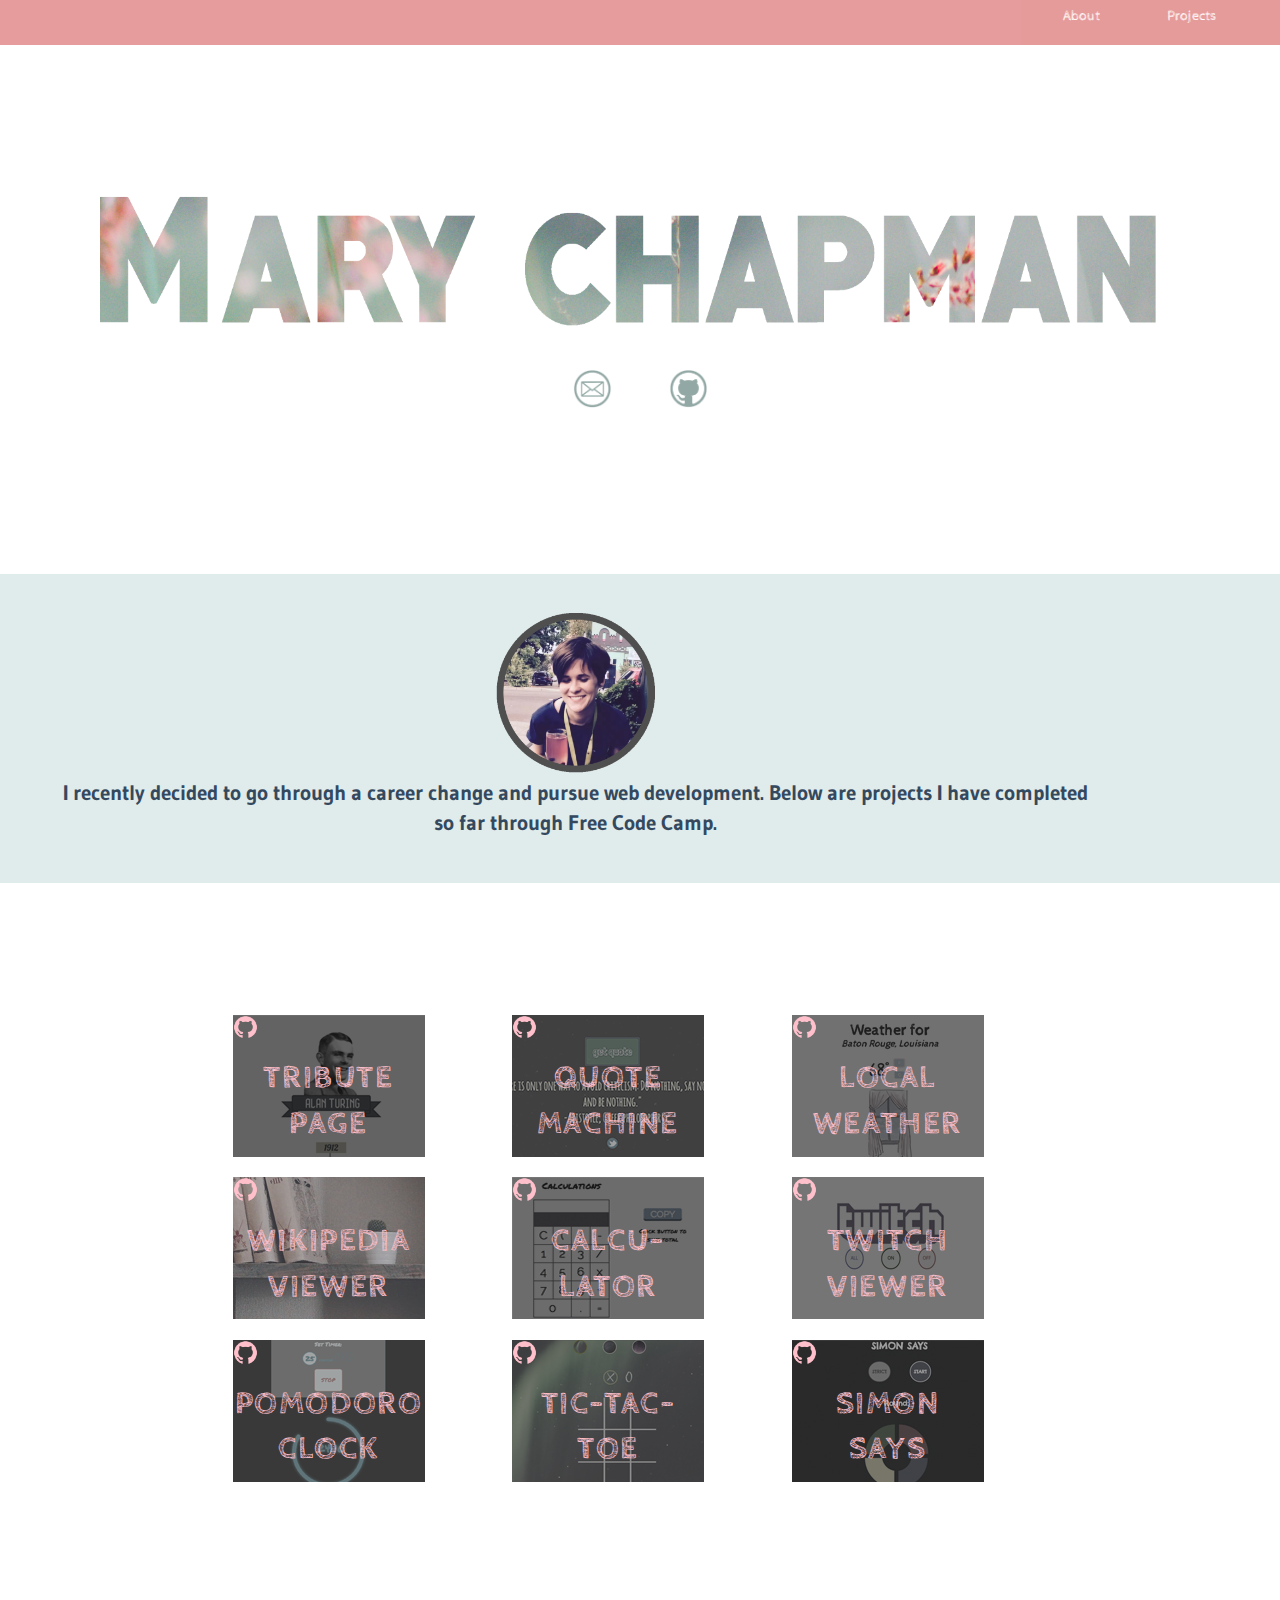
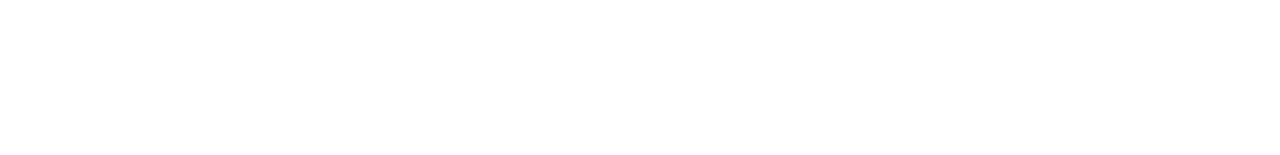
<file: index.html>
<html>

    <head>
    <link rel="stylesheet" type="text/css" href="https://fonts.googleapis.com/css?family=Cabin+Sketch">
        <link rel="stylesheet" type="text/css" href="https://fonts.googleapis.com/css?family=Gudea">
        <link href="https://maxcdn.bootstrapcdn.com/bootstrap/3.3.7/css/bootstrap.min.css" rel="stylesheet" type="text/css" />
        <link rel="stylesheet" href="https://maxcdn.bootstrapcdn.com/font-awesome/4.6.3/css/font-awesome.min.css" />
        <link rel="stylesheet" href="style.css">
    </head>

    <body>
        <div id="topMenu">
            <a href="index.html#about"><p class="top">About</p></a>
            <a href="index.html#projects"><p class="top">Projects</p></a>
        </div>

        <img src="images/fieldTitle.png" class="img-responsive" id="headerPic">
        <div id="contactMe">
          <a href="mailto:mbchapman1@gmail.com"><img src="images/mail.png" width=40 id="mail"></a>
          <a href="https://github.com/mary-chapman"><img src="images/gh.png" width=40 id="ghub"></a>

        </div>

            <a name='about'>
              <div id="about"></a>
                  <img src="images/me.png" id="picMe" width=150></img>
                  <p id="words">I recently decided to go through a career change and pursue web development.  Below are projects I have completed so far through Free Code Camp.</p>
              </div>


          <a name="projects">
        	<div id="project"></a>

                <div class="projectThumbnails" id="tribute">
                    <a href="https://github.com/mary-chapman/mary-chapman.github.io/tree/master/p1_tribute2" class="ghLink1"><img src="images/gh_btn.png" width=25  class="gh_btn1" /><img src="images/gh_hover.png" width=25 class="gh_hover1" id="tributeHover"/></a>

                    <a href="p1_tribute2/tribute.html"><p id="tributeTitle" class="titles">TRIBUTE<br>PAGE</p></a>

                </div>
                <div class="projectThumbnails" id="quote">
                  <a href="https://github.com/mary-chapman/mary-chapman.github.io/tree/master/p2_quote" class="ghLink2"><img src="images/gh_btn.png" width=25  class="gh_btn2" /><img src="images/gh_hover.png" width=25 class="gh_hover2" id="tributeHover"/></a>

                    <a href="p2_quote/quotes.html"><p id="quoteTitle" class="titles">QUOTE<br />MACHINE</p></a>
                </div>
                <div class="projectThumbnails" id="weather">
                  <a href="https://github.com/mary-chapman/mary-chapman.github.io/tree/master/p3_weather" class="ghLink3"><img src="images/gh_btn.png" width=25  class="gh_btn3" /><img src="images/gh_hover.png" width=25 class="gh_hover3" id="tributeHover"/></a>

                    <a href="p3_weather/weather2.html"><p id="weatherTitle" class="titles">LOCAL<br>WEATHER</p></a>
                </div><br />
                <div class="projectThumbnails" id="wiki">
                  <a href="https://github.com/mary-chapman/mary-chapman.github.io/tree/master/P4_wikipedia" class="ghLink4"><img src="images/gh_btn.png" width=25  class="gh_btn4" /><img src="images/gh_hover.png" width=25 class="gh_hover4" id="tributeHover"/></a>

                    <a href="P4_wikipedia/p4_wiki_viewer/wikipediaViewer.html" class="titles"><p id="wikiTitle">WIKIPEDIA<br>VIEWER</p></a>
                </div>
                <div class="projectThumbnails" id="calc">
                    <a href="https://github.com/mary-chapman/JS_calculator" class="ghLink5"><img src="images/gh_btn.png" width=25  class="gh_btn5" /><img src="images/gh_hover.png" width=25 class="gh_hover5" id="tributeHover"/></a>
                    <a href="https://mary-chapman.github.io/JS_calculator/" class="titles"><p id="wikiTitle">CALCU-<br>LATOR</p></a>
                </div>
                <div class="projectThumbnails" id="twitch">
                  <a href="https://github.com/mary-chapman/twitchViewer/" class="ghLink6"><img src="images/gh_btn.png" width=25  class="gh_btn6" /><img src="images/gh_hover.png" width=25 class="gh_hover6" id="tributeHover"/></a>
                    <a href="https://mary-chapman.github.io/twitchViewer/" class="titles"><p id="wikiTitle">TWITCH<br>VIEWER</p></a>
                </div><br>
                <div class="projectThumbnails" id="clock">
                  <a href="hhttps://github.com/mary-chapman/pomodoroClock" class="ghLink7"><img src="images/gh_btn.png" width=25  class="gh_btn7" /><img src="images/gh_hover.png" width=25 class="gh_hover7" id="tributeHover"/></a>
                    <a href="https://mary-chapman.github.io/pomodoroClock/" class="titles"><p id="wikiTitle">POMODORO<br>CLOCK</p></a>
              </div>
                <div class="projectThumbnails" id="tic">
                  <a href="https://github.com/mary-chapman/tic-tac-toe" class="ghLink8"><img src="images/gh_btn.png" width=25  class="gh_btn8" /><img src="images/gh_hover.png" width=25 class="gh_hover8" id="tributeHover"/></a>
                  <a href="https://mary-chapman.github.io/tic-tac-toe/" class="titles"><p id="wikiTitle">TIC-TAC-<br>TOE</p></a>
                </div>
                <div class="projectThumbnails" id="simon">
                  <a href="https://github.com/mary-chapman/simonSays" class="ghLink9"><img src="images/gh_btn.png" width=25  class="gh_btn9" /><img src="images/gh_hover.png" width=25 class="gh_hover9" id="tributeHover"/></a>
                  <a href="https://mary-chapman.github.io/simonSays/" class="titles"><p id="wikiTitle">SIMON<br>SAYS</p></a>
                </div>

             </div>
          
        </div>




        <script src="https://ajax.googleapis.com/ajax/libs/jquery/1.12.2/jquery.min.js"></script>
        <script src="app.js"></script>
    </body>

</html>
</file>
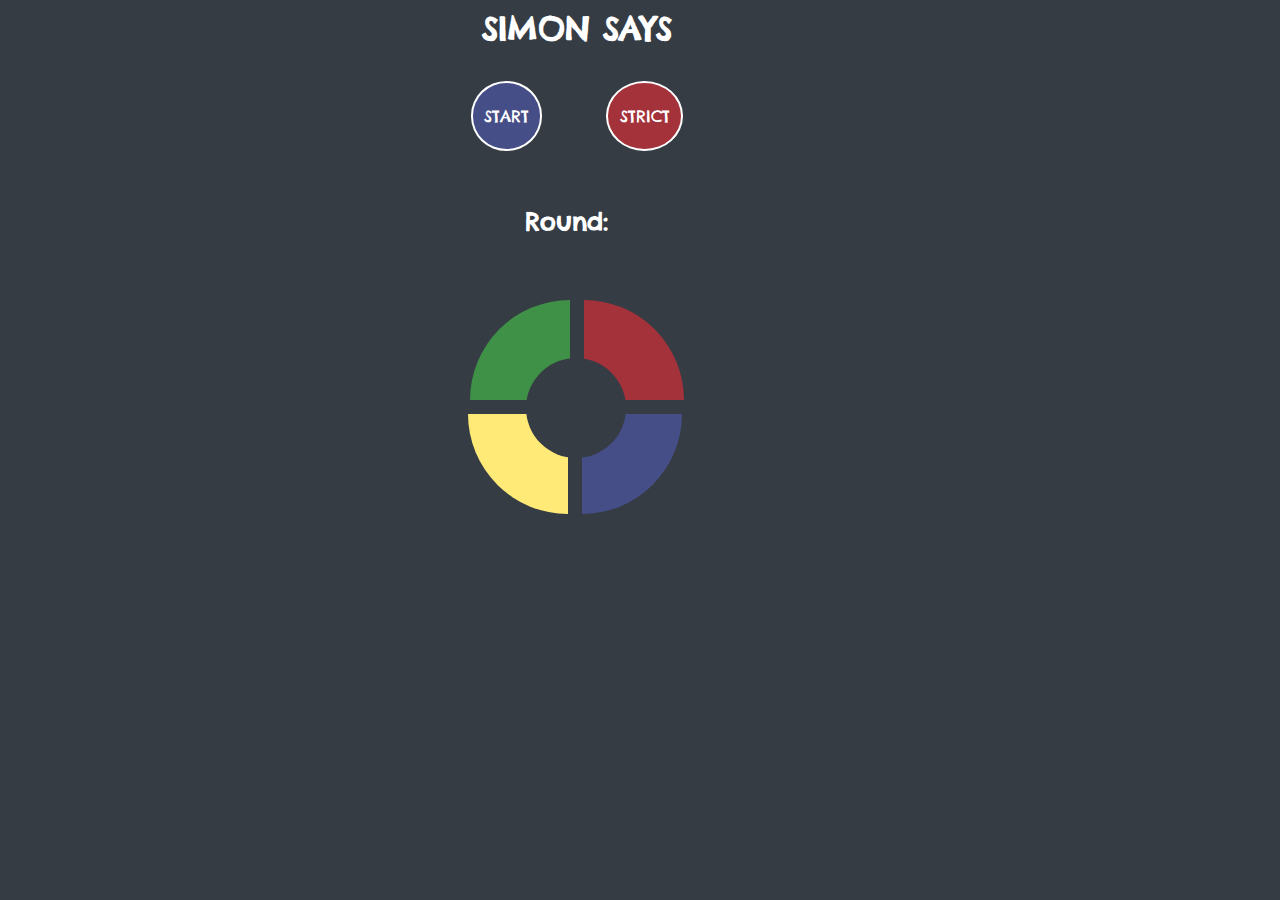
<file: simon-says/index.html>
<html>

<head>
	<meta name="viewport" content="width=device-width, initial-scale=1">
	<!--<link href="https://maxcdn.bootstrapcdn.com/bootstrap/3.3.7/css/bootstrap.min.css" rel="stylesheet" type="text/css" />-->
	<link rel="stylesheet" href="style.css">
	<!--<link rel="stylesheet" href="https://maxcdn.bootstrapcdn.com/font-awesome/4.6.3/css/font-awesome.min.css" />-->
	<link rel="stylesheet" type="text/css" href="https://fonts.googleapis.com/css?family=Chelsea+Market">
	<link rel="stylesheet" type="text/css" href="https://fonts.googleapis.com/css?family=Walter+Turncoat">


</head>

<body>
  <h3 id="title">SIMON SAYS</h3>

  <div id="btnContainer">
    <div id="start" class="btn">START</div>
    <div id="restart" class="btn">RE-START</div>
    <div id="strict" class="btn">STRICT</div>
  </div>
  <h6 id="round">Round: <span id="roundNum">&nbsp</span></h6>

  <div id="squares">
    <div id="green" class="sq"></div>
    <div id="red" class="sq"></div><br>
    <div id="yellow" class="sq"></div>
    <div id="blue" class="sq"></div>
    <div id="circle"></div>
 </div>
 <div id="message">wrong move, try again</div>


	<script src="https://ajax.googleapis.com/ajax/libs/jquery/1.12.2/jquery.min.js"></script>
  <script src="app.js"></script>

</body>

</html>
</file>
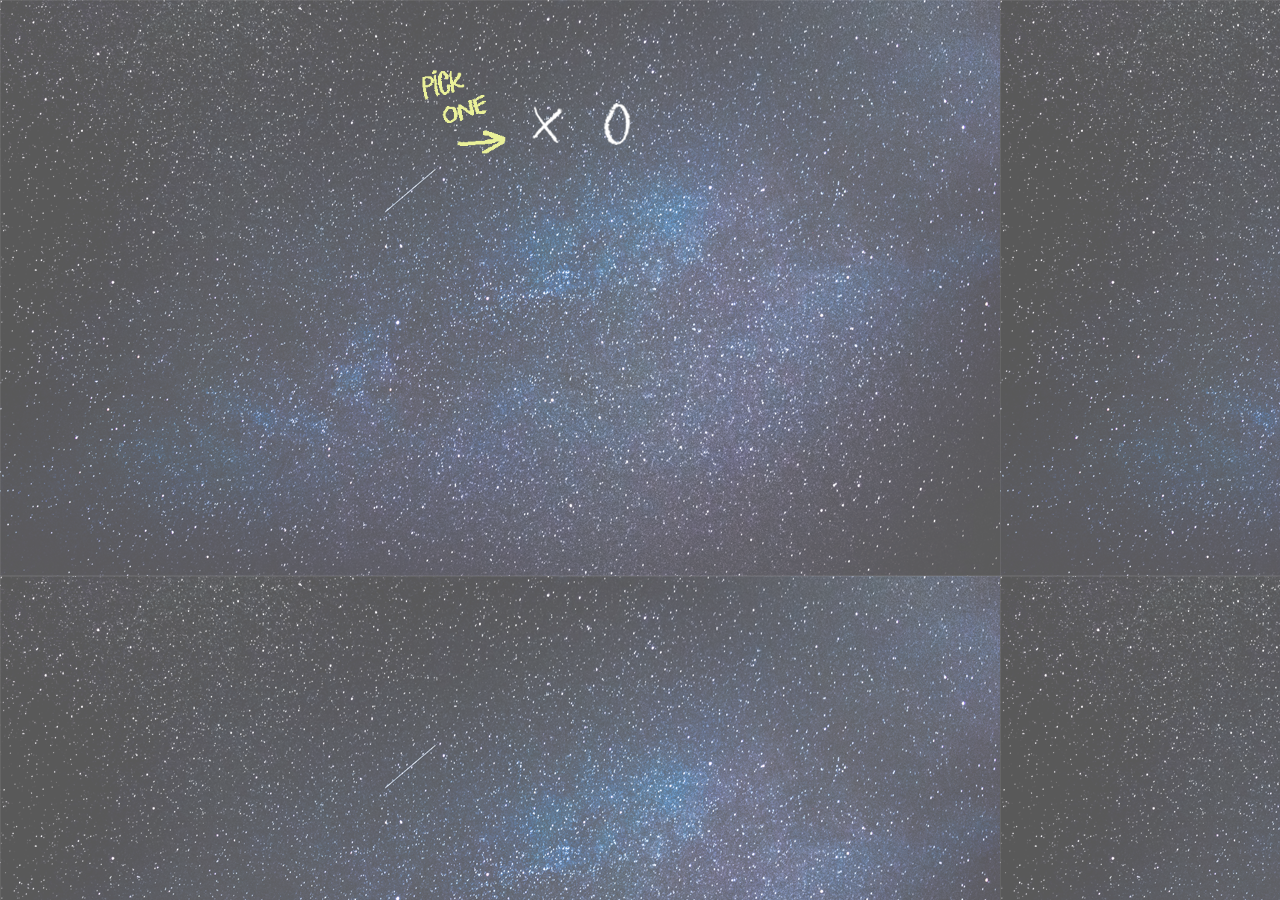
<file: tic-tac-toe/index.html>
<html>

<head>
	<meta name="viewport" content="width=device-width, initial-scale=1">
	<!--<link href="https://maxcdn.bootstrapcdn.com/bootstrap/3.3.7/css/bootstrap.min.css" rel="stylesheet" type="text/css" />-->
	<link rel="stylesheet" href="style.css">
	<!--<link rel="stylesheet" href="https://maxcdn.bootstrapcdn.com/font-awesome/4.6.3/css/font-awesome.min.css" />-->
	<link rel="stylesheet" type="text/css" href="https://fonts.googleapis.com/css?family=Farsan">



</head>

<body>
	<!--<h3 id="title">TIC-TAC-TOE</h3>-->
	<div id="pickOne">
		<div id="question"></div>
		<img src="images/pickOne.png" id="select" height=100/>
		<div id="XO">
			<img src="images/ex.png" id="ex"/>
			<img src="images/exSelect.png" id="exSelect"/>
			<img src="images/oh.png" id="oh"/>
			<img src="images/ohSelect.png" id="ohSelect"/>
		</div>
	</div>

	<div id="container">
	  <div class="boxes" id="_1">&nbsp</div>
	  <div class="boxes" id="_2">&nbsp</div>
	  <div class="boxes" id="_3">&nbsp</div><br>
	  <div class="boxes" id="_4">&nbsp</div>
	  <div class="boxes" id="_5">&nbsp</div>
	  <div class="boxes" id="_6">&nbsp</div><br>
	  <div class="boxes" id="_7">&nbsp</div>
	  <div class="boxes" id="_8">&nbsp</div>
	  <div class="boxes" id="_9">&nbsp</div>
	</div>

	<div id="playAgainTie">
		<p id="tieText">TIE</p>
		<button id="tieButton" class="gradient">PLAY AGAIN</button>
	</div>
	<!--
	<div id="playAgainUserWin">
		<p id="tieText">You Win!</p>
		<button id="tieButton" class="gradient">PLAY AGAIN</button>
	</div>
	<div id="playAgainCompWin">
		<p id="tieText">You Win!</p>
		<button id="tieButton" class="gradient">PLAY AGAIN</button>
	</div>
-->
	<script src="https://ajax.googleapis.com/ajax/libs/jquery/1.12.2/jquery.min.js"></script>
  <script src="app.js"></script>

</body>

</html>
</file>
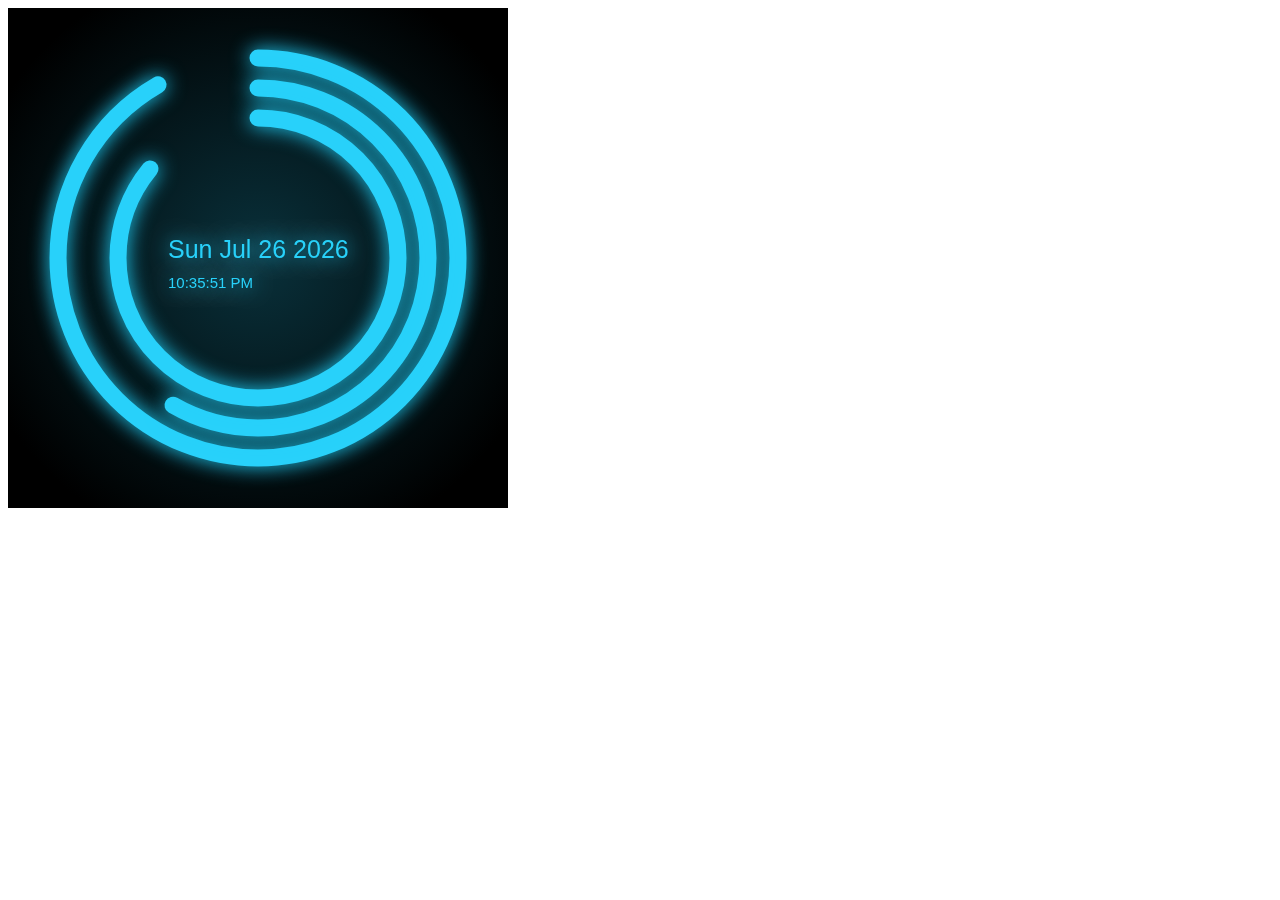
<file: clock/clock.html>
<html>

<head>

<link rel="stylesheet" href="style.css">
<!--<link rel="stylesheet" href="https://maxcdn.bootstrapcdn.com/font-awesome/4.6.3/css/font-awesome.min.css" />-->
<link rel="stylesheet" type="text/css" href="https://fonts.googleapis.com/css?family=Cabin+Sketch">
<link rel="stylesheet" type="text/css" href="https://fonts.googleapis.com/css?family=Patrick+Hand+SC">
</head>

<body>
  <canvas id="canvas" width="500" height="500"></canvas>
  <img id="myImage" />
	<script src="https://ajax.googleapis.com/ajax/libs/jquery/1.12.2/jquery.min.js"></script>
	<script src="app.js"></script>



</body>

</html>
</file>
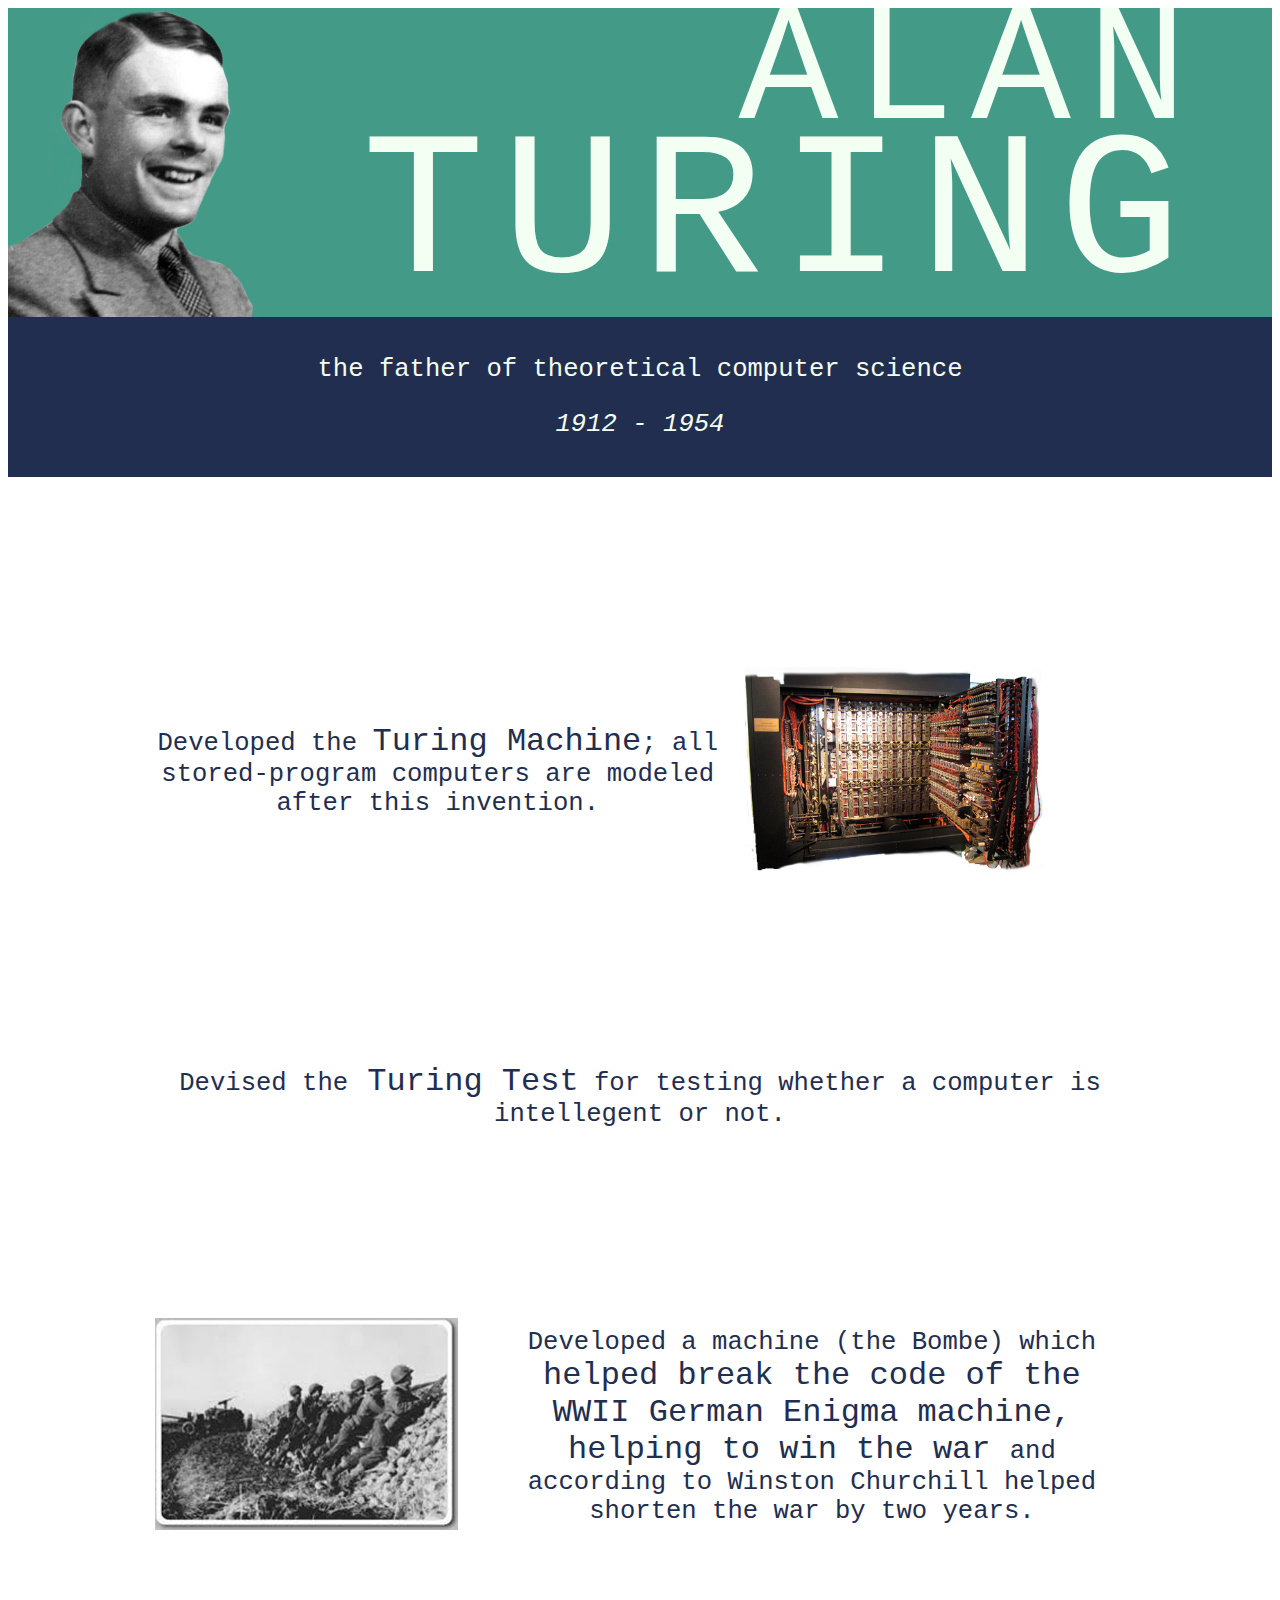
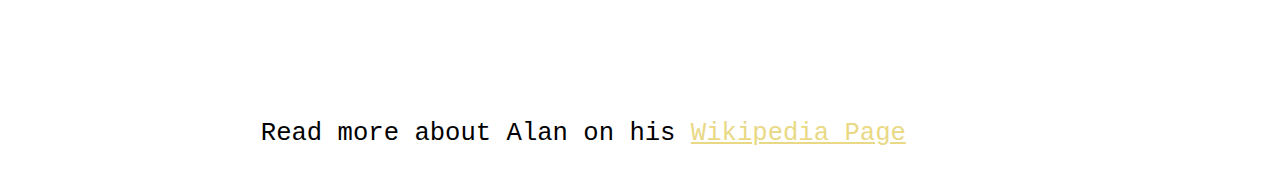
<file: p1_tribute2/tribute.html>
<html>

<head>
	<link rel="stylesheet" href="style.css">
	<link rel="stylesheet" href="https://maxcdn.bootstrapcdn.com/font-awesome/4.6.3/css/font-awesome.min.css" />
	<link rel="stylesheet" type="text/css" href="https://fonts.googleapis.com/css?family=Cabin+Sketch">
	<link rel="stylesheet" type="text/css" href="https://fonts.googleapis.com/css?family=Patrick+Hand+SC">
	<meta name="viewport" content="width=device-width, initial-scale=1, maximum-scale=1, user-scalable=no">
</head>

<body>

		
		<div id="header">
			<div id="header1">
				<img id="headerPic" src="images/alan.png" />
				<p class="title"><span class="alan">ALAN</span><br />TURING</p>
				
			</div>
		</div>

		<div id="subheader">
			<p id="subTitle">the father of theoretical computer science</p>
			<p id="subDate">1912 - 1954</p>
		</div>

		<div id="body">
			<div id="fact1">
				<p id="pfact1">Developed the <span class="bigger">Turing Machine</span>; all stored-program computers are modeled after this invention.</p>
				<img src="images/machine.png" id="fact1pic" />
			</div>

			<div id="fact2">
				<p id="pfact2">Devised the<span class="bigger"> Turing Test</span> for testing whether a computer is intellegent or not.</p>
			</div>
			
			<div id="fact3">
				<img src="images/wwII.png" id="fact3pic" width="300px"/>
				<p id="pfact3">Developed a machine (the Bombe) which <span class="bigger">helped break the code of the WWII German Enigma machine, helping to win the war </span> and according to Winston Churchill helped shorten the war by two years.</p>
			</div>
		</div>
		
		<div id="footer">
			<p id="wiki">Read more about Alan on his <a href="https://en.wikipedia.org/wiki/Alan_Turing" style="color: #e9d985">Wikipedia Page</a></p>
		</div>
	


</body>

</html>
</file>
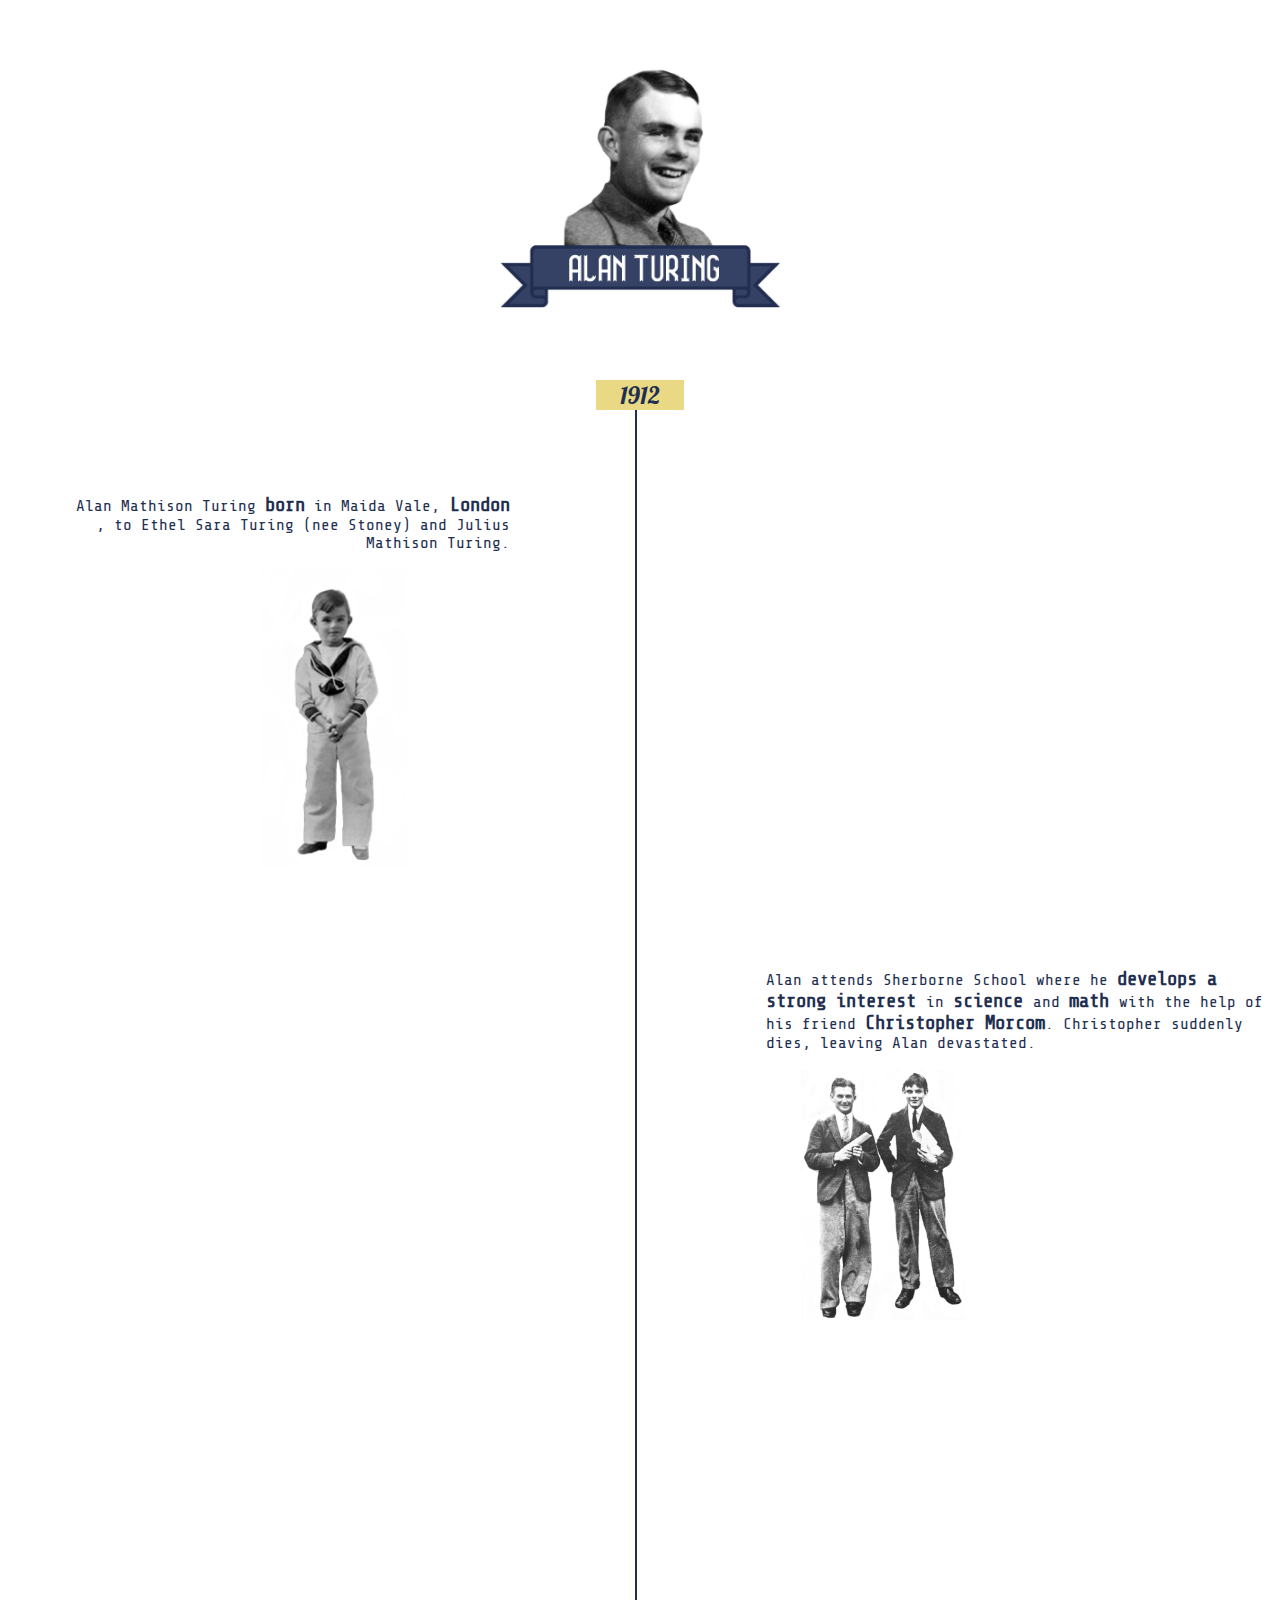
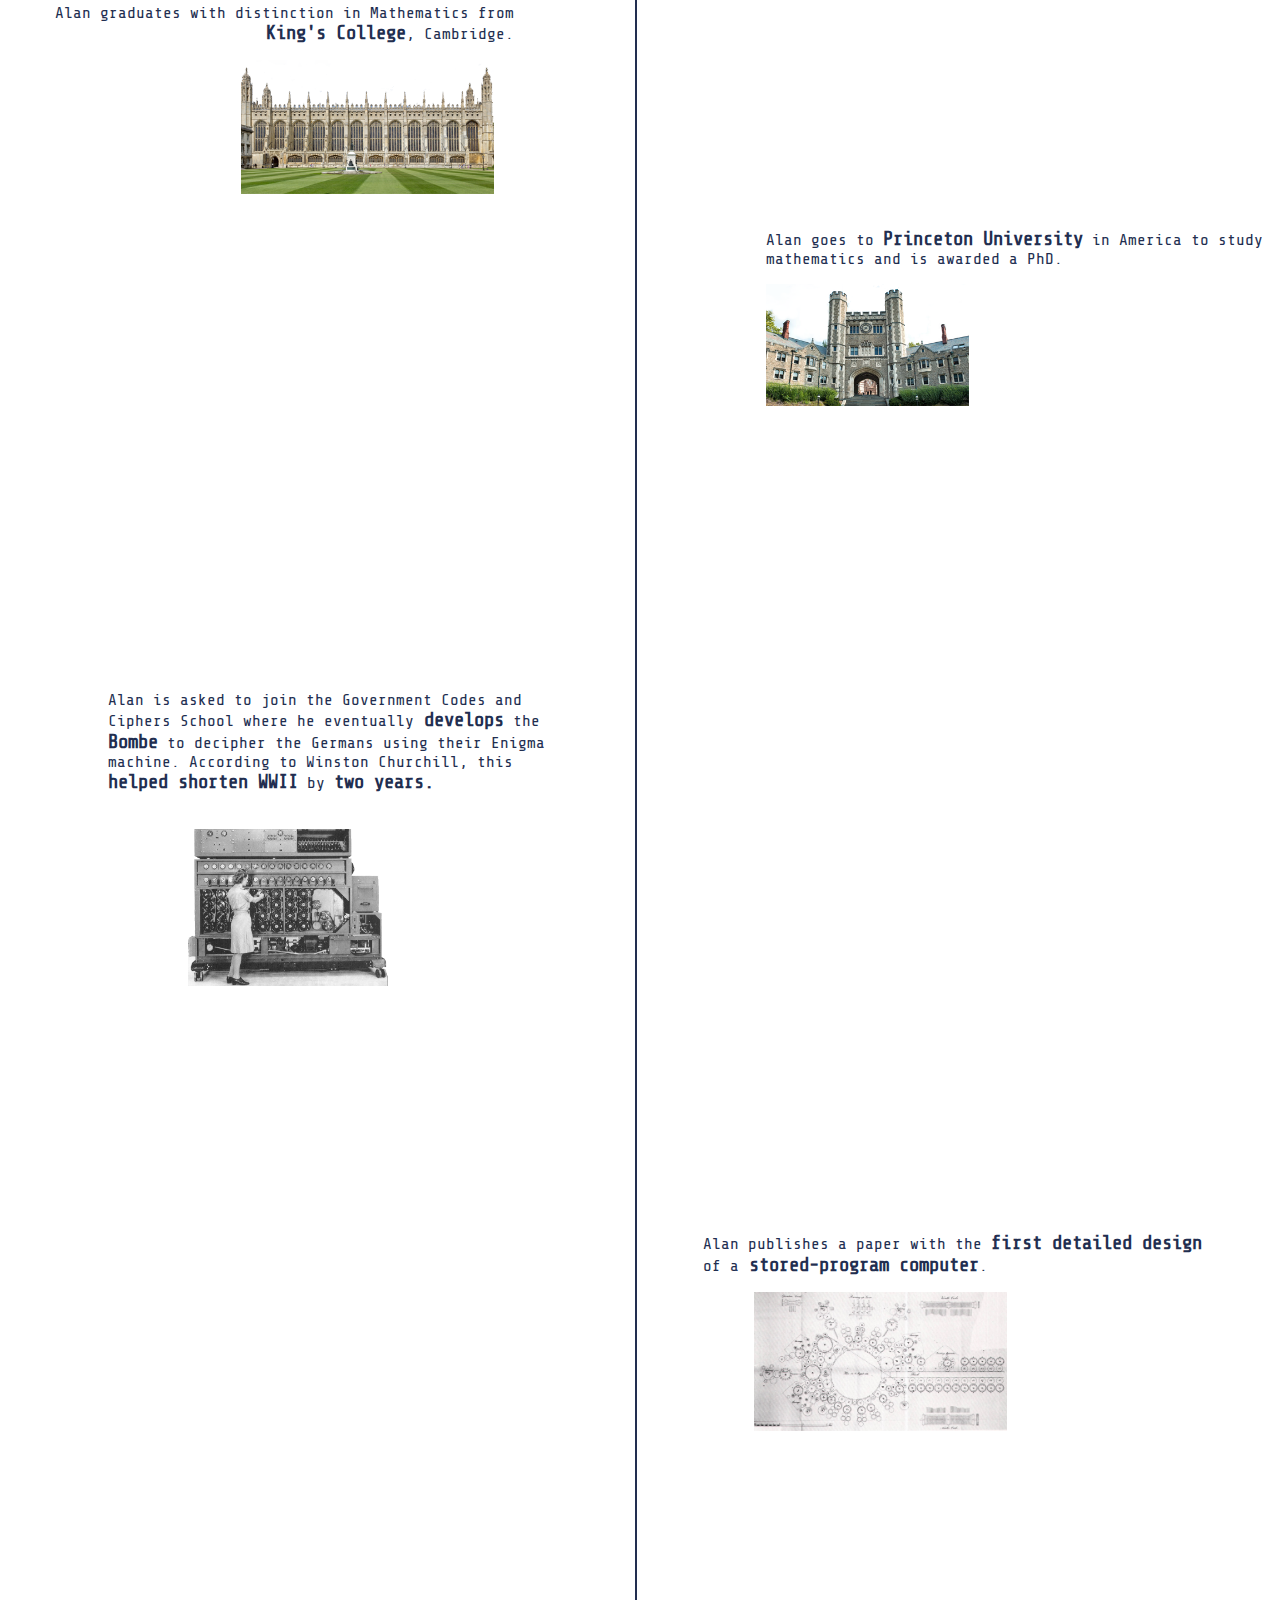
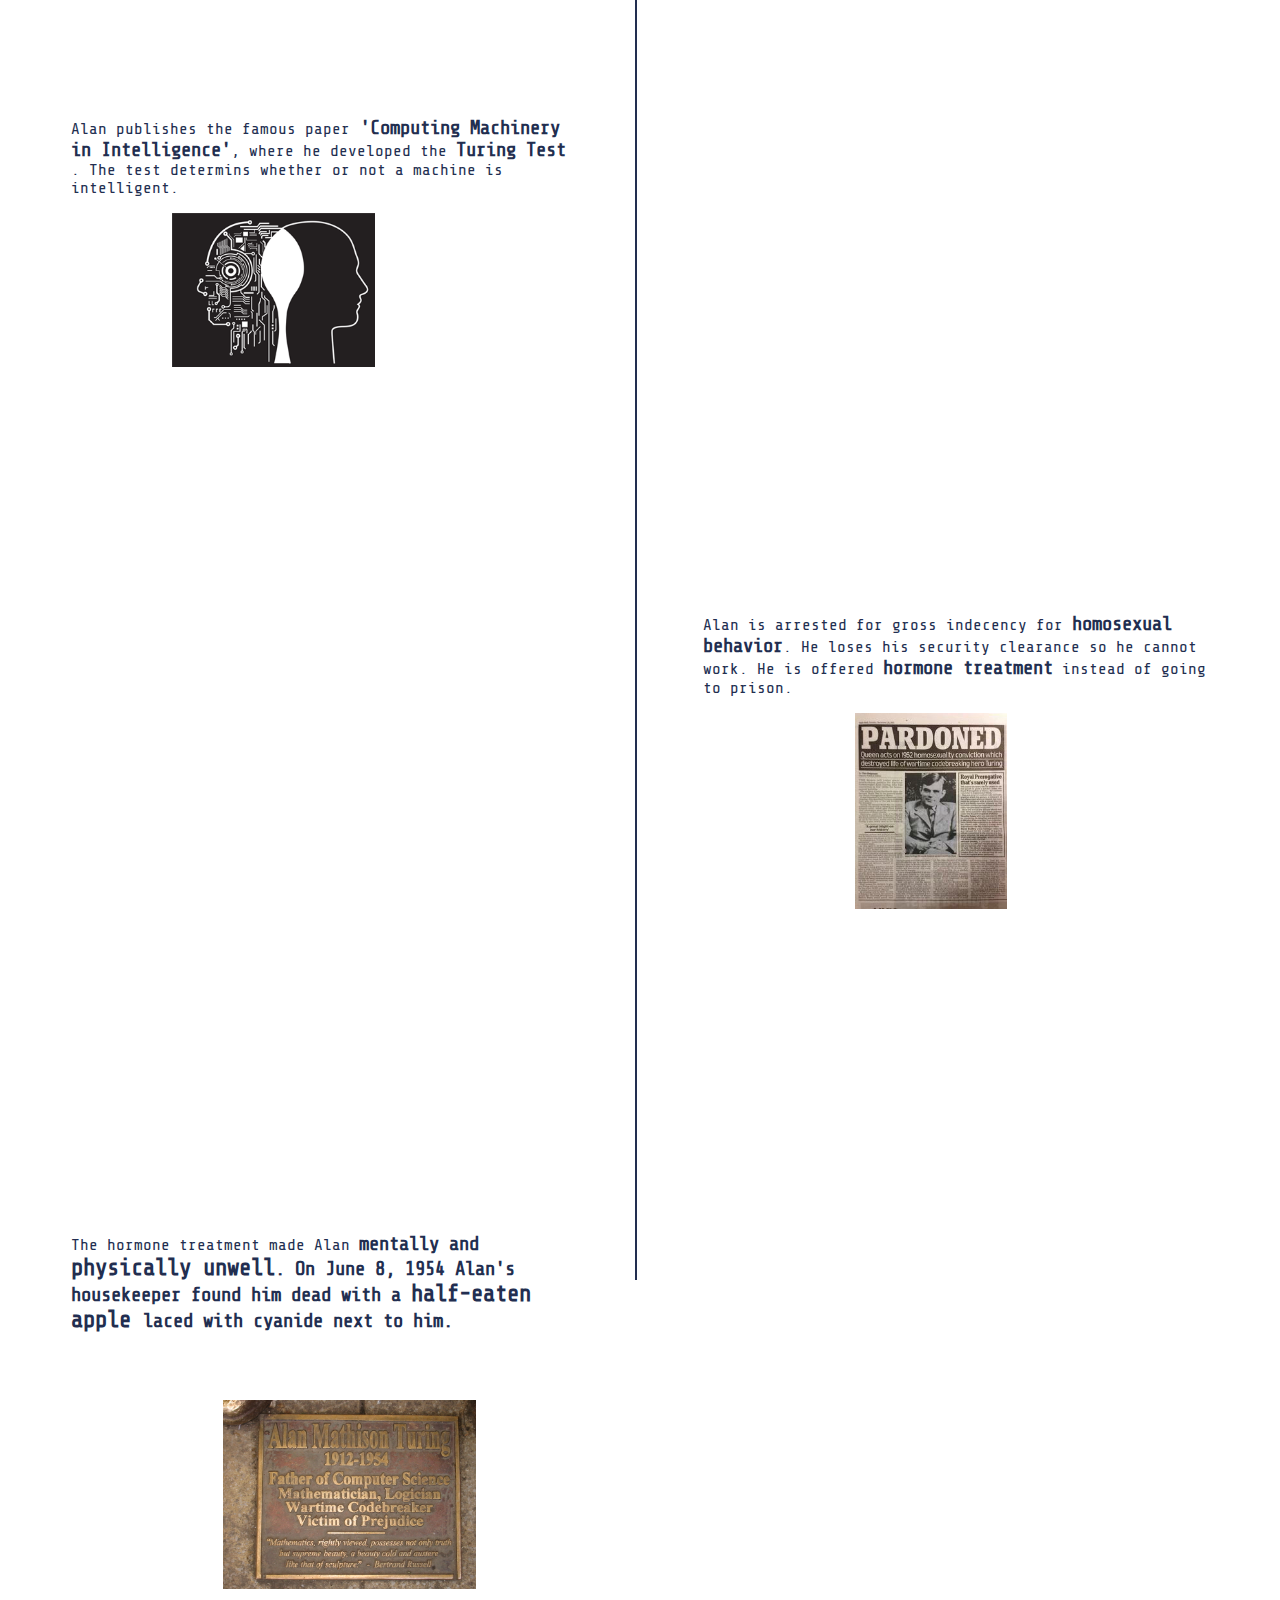
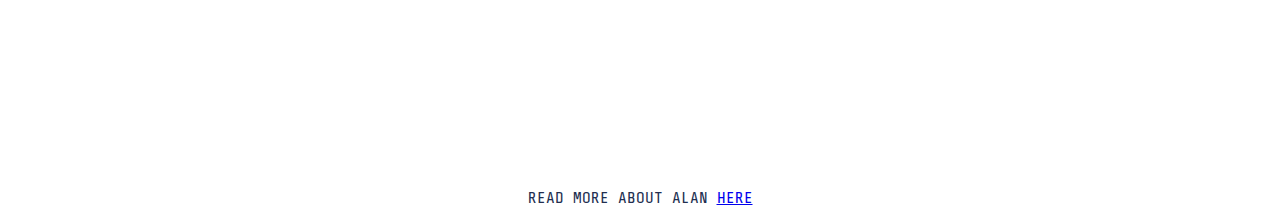
<file: p1_tribute3/tribute.html>
<html>

<head>
	<meta name="viewport" content="width=device-width, initial-scale=1">
	<!--<link href="https://maxcdn.bootstrapcdn.com/bootstrap/3.3.7/css/bootstrap.min.css" rel="stylesheet" type="text/css" />-->
	<link rel="stylesheet" href="style.css">
	<!--<link rel="stylesheet" href="https://maxcdn.bootstrapcdn.com/font-awesome/4.6.3/css/font-awesome.min.css" />-->
	<link rel="stylesheet" type="text/css" href="https://fonts.googleapis.com/css?family=Share+Tech+Mono">
  <link rel="stylesheet" type="text/css" href="https://fonts.googleapis.com/css?family=Lobster">



</head>

<body>
  <div id="header">
		<img src="images/titlePic.jpg" width=300>
  </div>
	<div id="left">

	</div>
  <div id="dateSection">
    <p id="date">1912</p>
  </div>
	<div id="dateSection2">
		<p id="date2">1912</p>
	</div>



		<div class="facts">

    <div class="fact1">&nbsp
			<p id="fact1Para">Alan Mathison Turing <span class="bigger">born</span> in Maida Vale,<span class="bigger"> London </span>, to Ethel Sara Turing (nee Stoney) and Julius Mathison Turing.</p>
			<img src="images/alanYoung.png" height=300 id="fact1Pic"/>
		</div>



		<div class="fact2">&nbsp
			<p id="fact2Para">Alan attends Sherborne School where he <span class="bigger"> develops a strong interest </span>in <span class="bigger">science </span> and <span class="bigger">math </span> with the help of his friend  <span class="bigger">Christopher Morcom</span>.  Christopher suddenly dies, leaving Alan devastated.</p><br>
			<img src="images/alanSchool.png" height=250 id="fact2pic"/>
		</div>


		<div class="fact3">&nbsp
			<p id="fact3Para">Alan graduates with distinction in Mathematics from <span class="bigger">King's College</span>, Cambridge.</p>
			<img src="images/kingsBuilding.png" width=200 id=fact3Pic >
		</div>


		<div class="fact4">&nbsp
			<p id="fact4Para">Alan goes to <span class="bigger">Princeton University</span> in America to study mathematics and is awarded a PhD.</p>
			<img src="images/princetonBuilding.png" width=200 id="fact4Pic">
		</div>


		<div class="fact5">&nbsp
			<p id="fact5Para">Alan is asked to join the Government Codes and Ciphers School where he eventually<span class="bigger"> develops</span> the<span class="bigger"> Bombe</span> to decipher the Germans using their Enigma machine.  According to Winston Churchill, this <span class="bigger">helped shorten WWII</span> by <span class="bigger">two years.<span> </p>
			<img src="images/theBombe.png" width=200 id="fact5Pic">
		</div>

		<div class="fact6">&nbsp
			<p id="fact6Para">Alan publishes a paper with the <span class="bigger">first detailed design </span>of a<span class="bigger"> stored-program computer</span>. </p>
			<img src="images/stored_computer.jpg" width="50%" id="fact6Pic">
		</div>

		<div class="fact7">&nbsp
			<p id="fact7Para">Alan publishes the famous paper<span class="bigger"> 'Computing Machinery in Intelligence'</span>, where he developed the <span class="bigger">Turing Test </span>. The test determins whether or not a machine is intelligent.  </p>
			<img src="images/turingTest.png" width=40% id="fact7Pic" >
		</div>

		<div class="fact8">&nbsp
			<p id="fact8Para">Alan is arrested for gross indecency for <span class="bigger">homosexual behavior</span>. He loses his security clearance so he cannot work. He is offered <span class="bigger">hormone treatment</span> instead of going to prison. </p>
			<img src="images/turing_prison.jpg" id="fact8Pic">


		</div>

		<div class="fact9">&nbsp
		<p id="fact9Para">The hormone treatment made Alan <span class="bigger">mentally<span> and <span class="bigger">physically unwell</span>. On June 8, 1954 Alan's housekeeper found him dead with a <span class="bigger"> half-eaten apple </span>laced with cyanide next to him.</p>
		<img src="images/alanDeath.jpg" width=50% id="fact9Pic">
	</div>





		<div id="readMore">
			<p>READ MORE ABOUT ALAN <a href="https://en.wikipedia.org/wiki/Alan_Turing">HERE</a></p>
		</div>





	<script src="https://ajax.googleapis.com/ajax/libs/jquery/1.12.2/jquery.min.js"></script>
  <script src="app.js"></script>



</body>

</html>
</file>
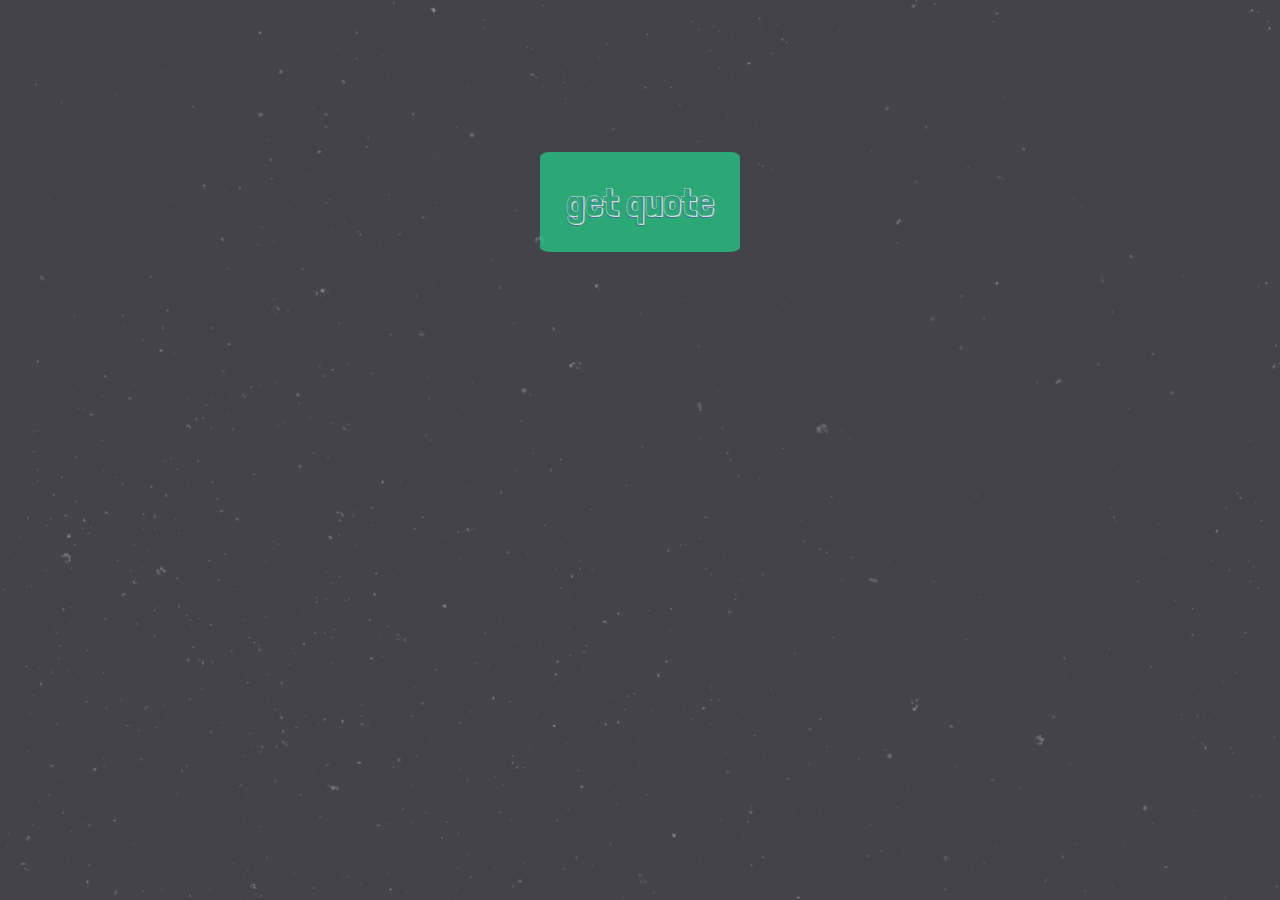
<file: p2_quote/quotes.html>
<html>

<head>
<link rel="stylesheet" href="https://maxcdn.bootstrapcdn.com/font-awesome/4.6.3/css/font-awesome.min.css" />
<link rel="stylesheet" href="quotes.css">
<link rel="stylesheet" type="text/css" href="https://fonts.googleapis.com/css?family=Amatic+SC">
<link rel="stylesheet" type="text/css" href="https://fonts.googleapis.com/css?family=Londrina+Shadow">
</head>

<body>


<script src="https://ajax.googleapis.com/ajax/libs/jquery/1.12.2/jquery.min.js"></script>

<div id="container">
	<div id="buttonDiv">
	  <button id="qt" class="flat">get quote</button>
	</div>
	<div id="quote"></div>
	<div id="pic"></div>
	<script src="https://ajax.googleapis.com/ajax/libs/jquery/1.12.2/jquery.min.js"></script>

	<script src="quotes.js"></script>
</div>




</body>

</html>
</file>
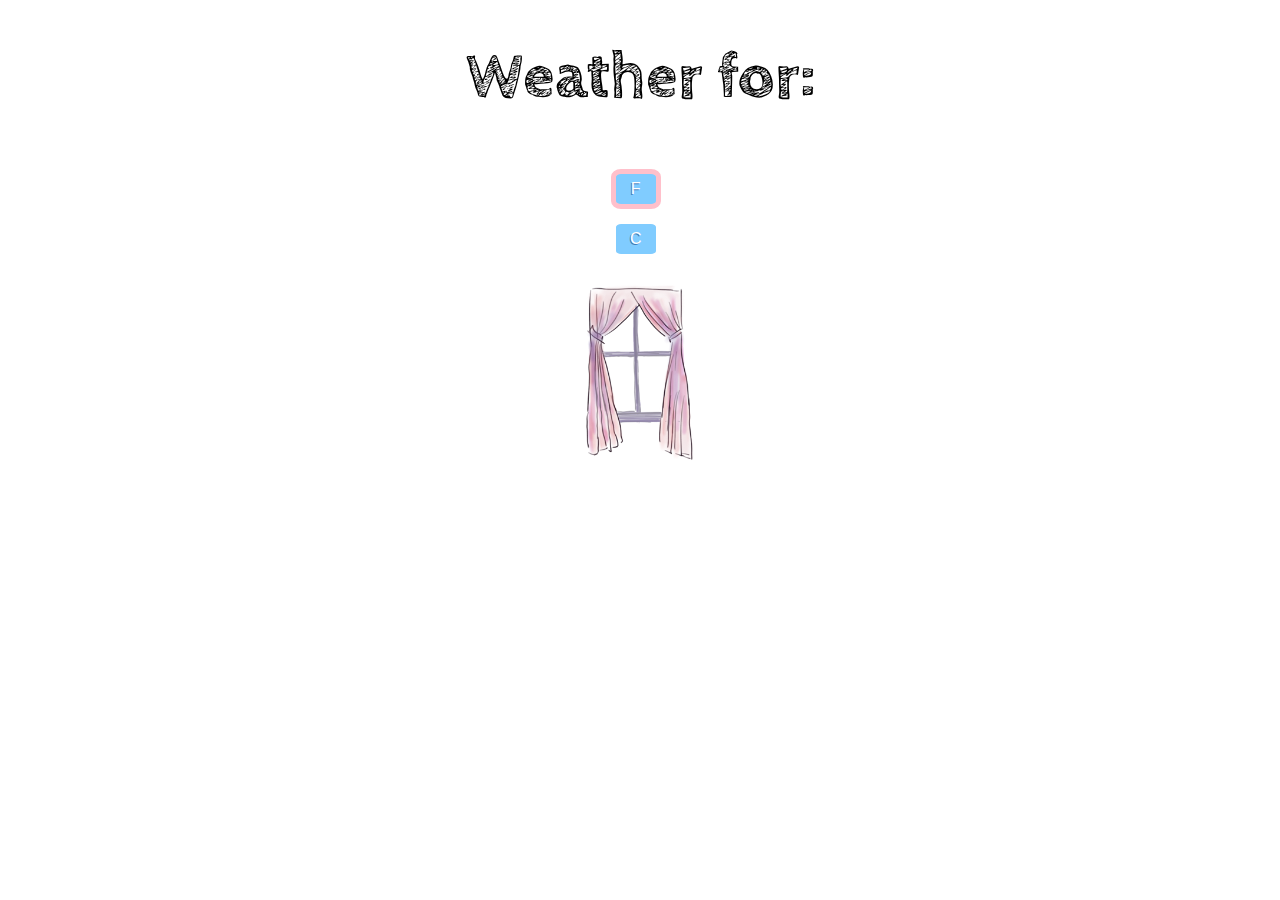
<file: p3_weather/weather2.html>
<html>

<head>

<link rel="stylesheet" href="weather2.css">
<!--<link rel="stylesheet" href="https://maxcdn.bootstrapcdn.com/font-awesome/4.6.3/css/font-awesome.min.css" />-->
<link rel="stylesheet" type="text/css" href="https://fonts.googleapis.com/css?family=Cabin+Sketch">

<link rel="stylesheet" type="text/css" href="https://fonts.googleapis.com/css?family=Patrick+Hand+SC">
</head>

<body>
	<div id="currentContainer">
		<h1 id="local">Weather for: </h1>
		<!--<img src="pic/addBtn.png" width=25px class="add"/>-->
		<h3 id="city"></h3><br />
		<!--<input type='text' class='cityInput' placeholder="enter city or zip code"></input>-->
		<!--<img src='pic/search.png' width=35px class='search'>-->
	</div>

		<div id="tempContainer">
			<div id="description"></div>
			<div id="unitBtns">
				<button id="F" class="flat">F</button>
				<button id="C" class="flat">C</button>
			</div>




		</div>

		<div id="picContainer">
			<img src="pic/window2.png" id="window"/>

		</div>

	<script src="https://ajax.googleapis.com/ajax/libs/jquery/1.12.2/jquery.min.js"></script>
	<script src="weather2.js"></script>



</body>

</html>
</file>
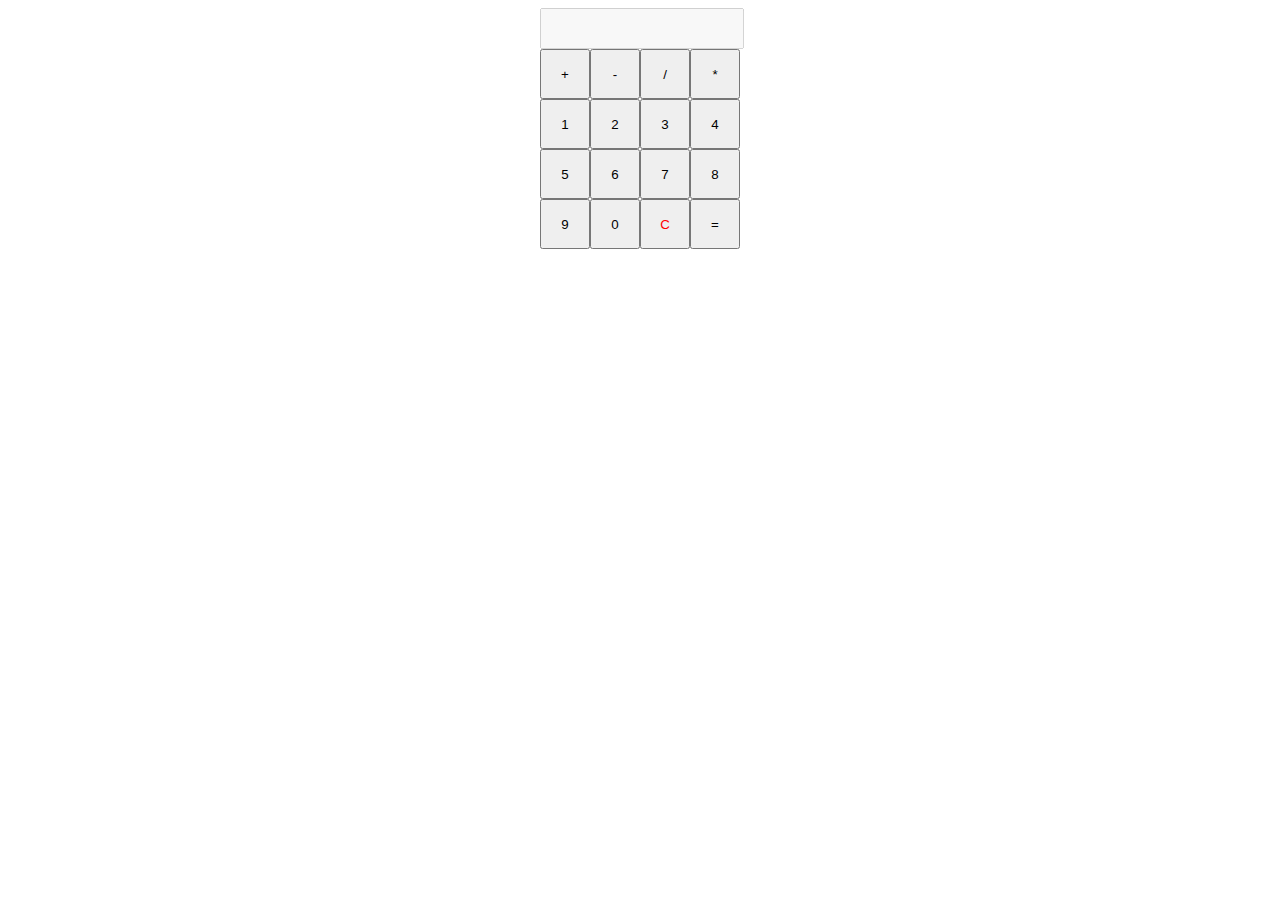
<file: p5_twitch/calcTest.html>
<!DOCTYPE HTML>
<html>
<head>
<meta charset="utf-8">
<title>Untitled Document</title>
<script type="text/javascript" src="http://code.jquery.com/jquery-1.7.2.min.js"></script>
<script type="text/javascript">
$(document).ready(function(e) {
    $('#1,#2,#3,#4,#5,#6,#7,#8,#9,#0').click(function(){
		var v = $(this).val();
		$('#answer').val($('#answer').val() + v);	
	});
	$('#C').click(function(){
		$('#answer').val('');
		$('#operation').val('');
		$('#operation').removeClass('activeAnswer');
		$('#equals').attr('onclick','');
	});
	$('#plus').click(function(e) { 
	
		if($('#answer').val() == ''){
			return false;
			$('#equals').attr('onclick','');
		}
		else if ( $('#operation').attr('class') == 'activeAnswer') {
			$('#operation').val( $('#operation').val() + $('#plus').val() );
			$('#answer').val('');
			$('#equals').attr('onclick','');
		}
		else{
			$('#operation').val( $('#operation').val() + $('#answer').val() + $('#plus').val() );
			$('#answer').val('');
			$('#equals').attr('onclick','');
		}
    });
	$('#subtract').click(function(e) { 
	
		if($('#answer').val() == ''){
			return false;	
			$('#equals').attr('onclick','');
		}
		else if ( $('#operation').attr('class') == 'activeAnswer') {
			$('#operation').val( $('#operation').val() + $('#subtract').val() );
			$('#answer').val('');
			$('#equals').attr('onclick','');
		}
		else{
			$('#operation').val( $('#operation').val() + $('#answer').val() + $('#subtract').val() );
			$('#answer').val('');
			$('#equals').attr('onclick','');
		}
    });
	$('#divide').click(function(e) { 
	
		if($('#answer').val() == ''){
			return false;	
			$('#equals').attr('onclick','');
		}
		else if ( $('#operation').attr('class') == 'activeAnswer') {
			$('#operation').val( $('#operation').val() + $('#divide').val() );
			$('#answer').val('');
			$('#equals').attr('onclick','');
		}
		else{
			$('#operation').val( $('#operation').val() + $('#answer').val() + $('#divide').val() );
			$('#answer').val('');
			$('#equals').attr('onclick','');
		}
    });
	$('#product').click(function(e) { 
	
		if($('#answer').val() == ''){
			return false;	
			$('#equals').attr('onclick','');
		}
		else if ( $('#operation').attr('class') == 'activeAnswer') {
			$('#operation').val( $('#operation').val() + $('#product').val() );
			$('#answer').val('');
			$('#equals').attr('onclick','');
		}
		else{
			$('#operation').val( $('#operation').val() + $('#answer').val() + $('#product').val() );
			$('#answer').val('');
			$('#equals').attr('onclick','');
		}
    });	
	$('#equals').click(function(){
		
		if($('#equals').attr('onclick') != 'return false'){
		
			var a = $('#answer').val();
			var b = $('#operation').val();
			var c = b.concat(a);
			$('#answer').val(eval(c));
			$('#operation').val(eval(c));
			$('#operation').addClass('activeAnswer');
			$('#equals').attr('onclick','return false');
		
		}
	});
});
</script>
<style>
form,input,button { margin:0px; }
</style>
</head>

<body>
<div style="width:200px; margin:auto;">
    <form action="" id="calculator">
    	<input type="hidden" id="operation" value=""/>
    	<input type="text" id="answer" value="" style="width:98%; height:35px;" disabled="disabled"/>
     	<input type="button" value="+" id="plus" style="width:50px; height:50px; float:left;"/>
        <input type="button" value="-" id="subtract" style="width:50px; height:50px; float:left;"/>
        <input type="button" value="/" id="divide" style="width:50px; height:50px; float:left;"/>
        <input type="button" value="*" id="product" style="width:50px; height:50px; float:left;"/>
        <input type="button" value="1" id="1" style="width:50px; height:50px; float:left;"/>
        <input type="button" value="2" id="2" style="width:50px; height:50px; float:left;"/>
        <input type="button" value="3" id="3" style="width:50px; height:50px; float:left;"/>
        <input type="button" value="4" id="4" style="width:50px; height:50px; float:left;"/>
        <input type="button" value="5" id="5" style="width:50px; height:50px; float:left;"/>
        <input type="button" value="6" id="6" style="width:50px; height:50px; float:left;"/>
        <input type="button" value="7" id="7" style="width:50px; height:50px; float:left;"/>
        <input type="button" value="8" id="8" style="width:50px; height:50px; float:left;"/>
        <input type="button" value="9" id="9" style="width:50px; height:50px; float:left;"/>
        <input type="button" value="0" id="0" style="width:50px; height:50px; float:left;"/>
        <input type="button" value="C" id="C" style="width:50px; height:50px; float:left; color:red;"/>
        <input type="button" value="=" id="equals" style="width:50px; height:50px; float:left;"/>
    </form>
    <div style="clear:both;"></div>
</div>
</body>
</html>
</file>
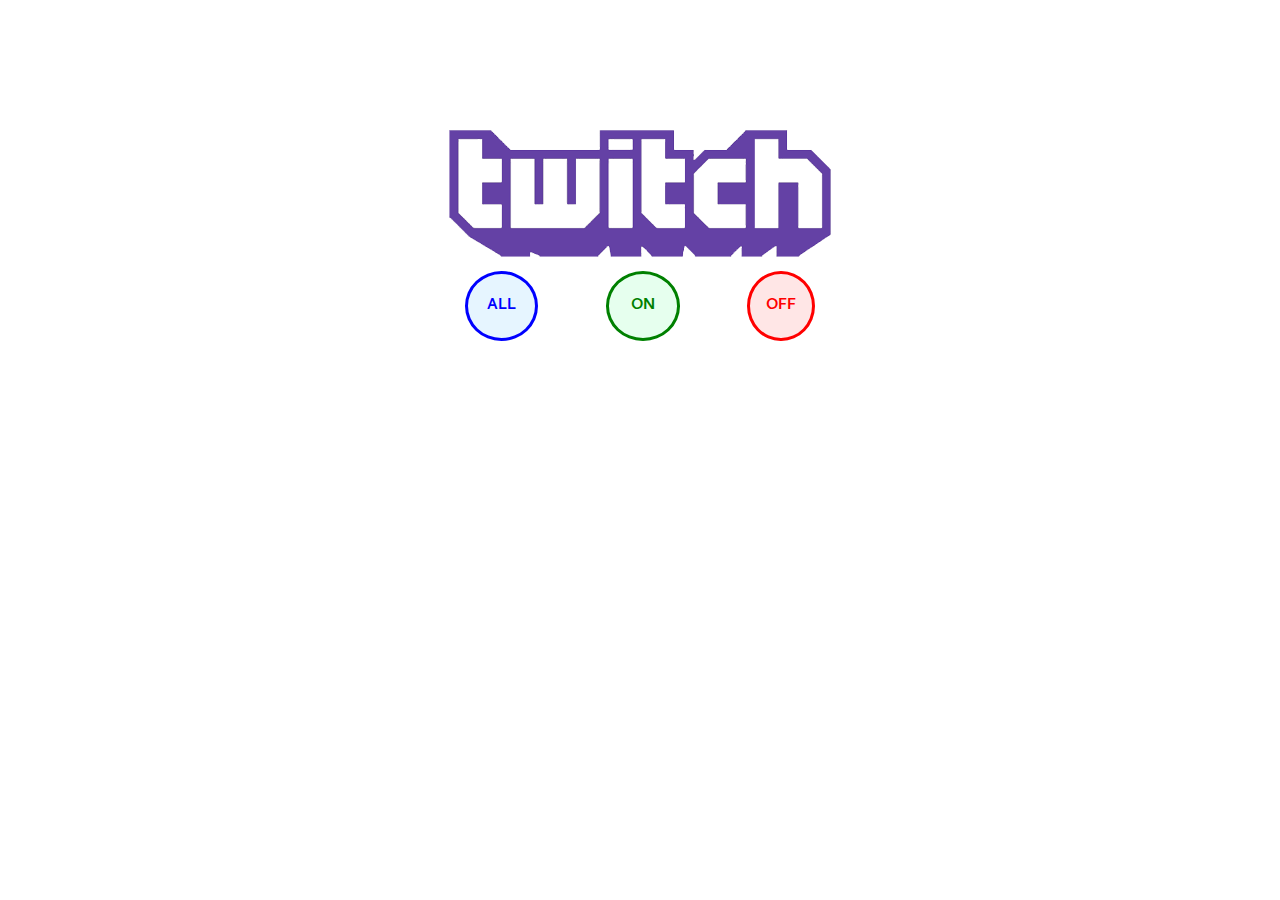
<file: twitch-viewer/twitch.html>
<html>

<head>
	<meta name="viewport" content="width=device-width, initial-scale=1">
	<link rel="stylesheet" href="style.css">
	<link rel="stylesheet" type="text/css" href="https://fonts.googleapis.com/css?family=Cambay">
</head>

<body>
	<div id="container">
		<img src="images/logo.png" id="logo"><br>
		<div id="allBtn" class="showbtn">ALL</div>
		<div id="onlineBtn" class="showBtn">ON</div>
		<div id="offlineBtn" class="showBtn">OFF</div>

		<div id="show">
			<div id="onlineUsers"></div>
			<div id="offlineUsers"></div>
			<div id="deletedUsers"></div>
		</show>
</div>


	<script src="https://ajax.googleapis.com/ajax/libs/jquery/1.12.2/jquery.min.js"></script>

	<script src="app.js"></script>

</body>

</html>
</file>
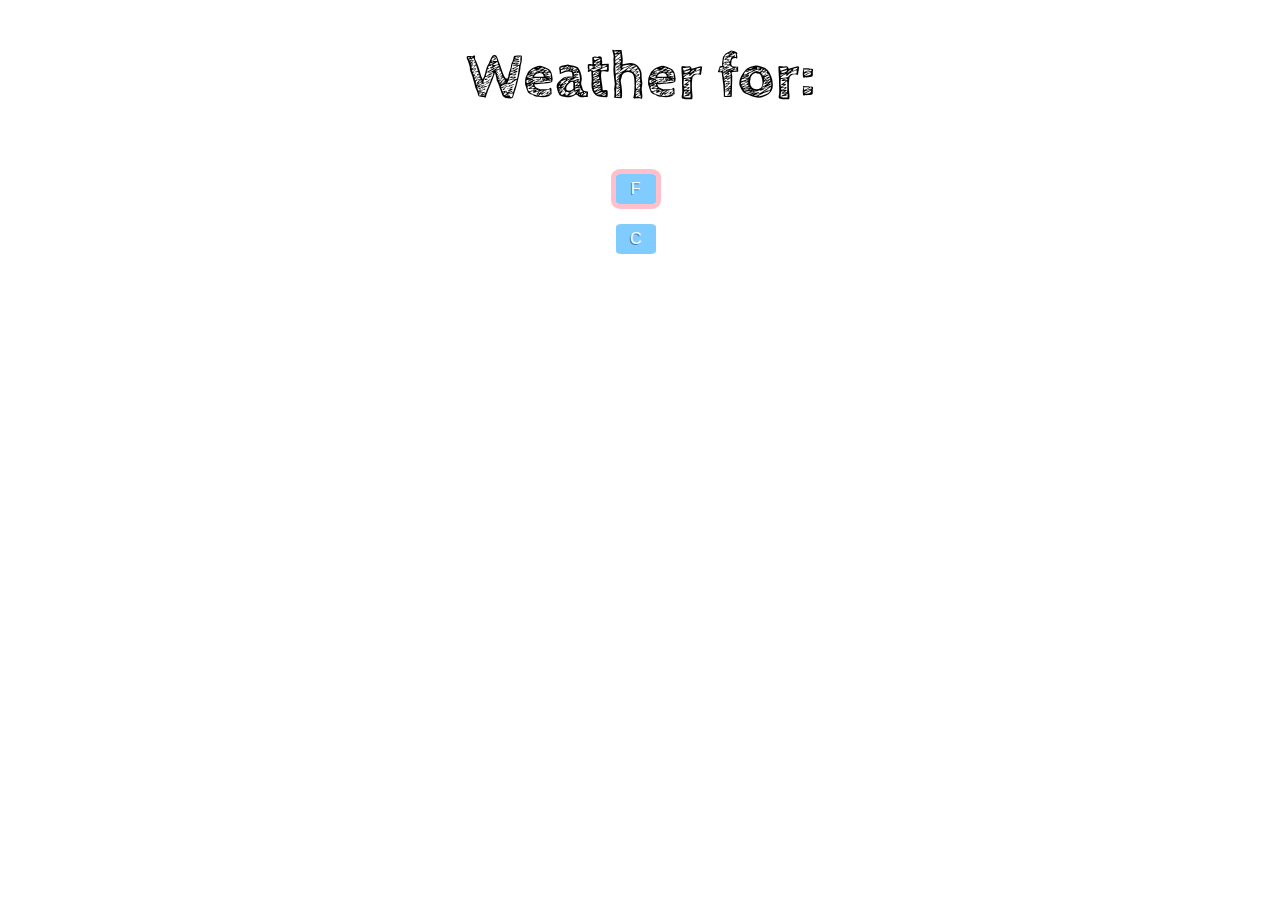
<file: weather/weather2.html>
<html>

<head>

<link rel="stylesheet" href="weather2.css">
<!--<link rel="stylesheet" href="https://maxcdn.bootstrapcdn.com/font-awesome/4.6.3/css/font-awesome.min.css" />-->
<link rel="stylesheet" type="text/css" href="https://fonts.googleapis.com/css?family=Cabin+Sketch">

<link rel="stylesheet" type="text/css" href="https://fonts.googleapis.com/css?family=Patrick+Hand+SC">
</head>

<body>
	<div id="currentContainer">
		<h1 id="local">Weather for: </h1>
		<!--<img src="pic/addBtn.png" width=25px class="add"/>-->
		<h3 id="city"></h3><br />
		<!--<input type='text' class='cityInput' placeholder="enter city or zip code"></input>-->
		<!--<img src='pic/search.png' width=35px class='search'>-->
	</div>

	<div id="icon">
	</div>

		<div id="tempContainer">
			<div id="description"></div>
			<div id="unitBtns">
				<button id="F" class="flat">F</button>
				<button id="C" class="flat">C</button>
			</div>




		</div>
		<!--
		<div id="picContainer">
			<img src="pic/window2.png" id="window"/>

		</div>
	-->
	<script src="https://ajax.googleapis.com/ajax/libs/jquery/1.12.2/jquery.min.js"></script>
	<script src="weather2.js"></script>



</body>

</html>
</file>
<file: style.css>
@media (max-width:750px) {
	.projectThumbnails {
		display: block;
	}
	#quote, #tribute, #weather, #wiki, #calc, #twitch, #clock, #tic, #simon {
		display: block;
		margin-right: auto;
		margin-left: auto;
	}
	#about {
		text-align: center;
	}
	#picMe {
		width: 35%;
	}

	#headerPic {
		padding-left: 15%;
		padding-right: 15%;
		margin-top: 30%;
	}
	#contactMe {
		margin-bottom: 30%;
	}
	#words {
		font-size: 1em;
	}

}
@media (min-width:750px) {
	#headerPic {
		padding-left: 5%;
		padding-right: 5%;
		margin-top: 6%;
	}
	#contactMe {
		margin-bottom: 3%;
	}
	.projectThumbnails {
		display: inline;
	}
	#quote, #tribute, #weather, #wiki, #calc, #twitch, #clock, #tic, #simon {
		display: inline-block;
	}

	#picMe {
		width: 15%;
	}
	#words {
		font-size: 1.5em;
	}

}

body {
	/*background-image: url("images/skulls.png")*/
	font-family: "Gudea";
}
#picMe {

	margin: 0;
	display:block;
	margin-right: auto;
	margin-left: auto;
	padding-top: 3%;
}
#words {
	display: block;
	width: 90%;

	text-align: center;
	margin-right: auto;
	margin-left: auto;
	padding-bottom: 3%;
}
#topMenu {
	position: fixed;
	font-family: "Cabin Sketch";
	top: 0;
	left: 0;
	width: 100%;
	height: 5%;
	background-color: #E08283;
	opacity: .8;
	text-align: right;
	padding-top: .5%;
}
h1 {}
.top {
	display: inline;
	margin-right: 5%;
	color: #fff;

}

#contactMe {
	text-align: center;
	padding-bottom: 10%;
}
#mail {
	margin-right: 2%
}
#mail:hover, #ghub:hover {
	-webkit-filter: opacity(60%); /* Chrome, Safari, Opera */
	filter: opacity(60%);
}
#mail:active, #ghub:active {
	-webkit-filter: grayscale(50%); /* Chrome, Safari, Opera */
	filter: grayscale(50%);
}
#ghub {
	margin-left: 2%;
}

#about {
	color: #34495E;
	font-weight: 600;
	width: 100%;
	display: inline-block;
	background-color: #e0ebeb;
	width: 100%;
	padding-right: 10%;

}


/****************THUMBNAILS*********************/
#project {
	clear: both;
	padding-top: 10%;
	font-family: "Cabin Sketch";
	color: #34495E;
	font-size: 1.5em;
	letter-spacing: .5em;
	font-weight: 700;
	text-align: center;
	margin-bottom: 20%;
}
.projects {

	width: 18%;
}
.placeholder {
	background-image: url("images/save.jpg");
}
.projectThumbnails {
	display: inline-block;
	font-size: 12pt;
	margin-bottom: 1%;
	margin-right: 5%;
	width: 200;
	height: 150;
	letter-spacing: .1em;
	background-image: url("images/save.jpg");
	border: 4px solid #fff;
}
/*
.projectThumbnails:hover {
	border: 4px solid #ffe6f2;
}
*/
.titles {
	padding-top: 1em;
	color: pink;
	font-size: 2em;
	margin-top: 5%;

}
.titles:hover {
	color: #ffe6f2;
}
#weatherTitle:hover {
	color: #ffe6f7;
}

#wiki:hover {
	color: #ffe6f7;
}
#wikiTitle {
	margin-top: 5%;
	padding-top: 1em;
}

#tribute {
	background-image: url("images/tributeThumbnail.png");
}
#quote {
	background-image: url("images/quot_thumbnail.png");
}
#weather {
	background-image: url("images/weatherThumbnail.png");
}
#wiki {
	background-image: url("images/wikiThumbnail.png");
}
#tributeGH {
	background: url("images/gh_btn.png");
}
#calc {
	background: url("images/calcThumbnail.png");
}
#twitch {
	background: url("images/twitchThumbnail2.jpg");
}
#clock {
	background: url("images/clockThumbnail.png");
}
#tic {
	background: url("images/tic.png");
}
#simon {
	background: url("images/simonThumbnail.jpg");
}

.projectThumbnails {
	cursor:pointer;
}

.notes {
	float: left;
	color: pink;
	margin-top: 0;
	margin-left: 5%;
	font-size: 1.5em;
}
/*************GITHUB BUTTONS****************/
.gh_btn1 {
	float: left;
}
.gh_hover1 {
	float: left;
	display: none;
}
.gh_btn2 {
	float: left;
}
.gh_hover2 {
	float: left;
	display: none;
}
.gh_btn3 {
	float: left;
}
.gh_hover3 {
	float: left;
	display: none;
}
.gh_btn4 {
	float: left;
}
.gh_hover4 {
	float: left;
	display: none;
}
.gh_btn5 {
	float: left;
}
.gh_hover5 {
	float: left;
	display: none;
}
.gh_btn6 {
	float: left;
}
.gh_hover6 {
	float: left;
	display: none;
}
.gh_btn7 {
	float: left;
}
.gh_hover7 {
	float: left;
	display: none;
}
.gh_btn8 {
	float: left;
}
.gh_hover8 {
	float: left;
	display: none;
}
.gh_btn9 {
	float: left;
}
.gh_hover9 {
	float: left;
	display: none;
}
</file>
<file: simon-says/style.css>
body {
  background-color: #353c44;
}
#title {
  font-family: "Chelsea Market";
  text-align: center;
  font-size: 2em;
  color: white;
  margin-right: 10%;
}
#round {
  text-align: center;
  margin-right: 10%;
  font-family: "Chelsea Market";
  font-size: 1.5em;
  color: white;
}
#message {
  text-align: center;
  font-family: "Chelsea Market";
  font-size: 1.25em;
  margin-right: 10%;
  color: #fff;
  margin-top: 3%;
}
#btnContainer {
  text-align: center;
  margin-right: 10%;
  font-family: "Chelsea Market";
  color: white
}
.btn {
  display: inline-block;
  background-color: #ffcccc;
  padding: 2% 1%;
  border-radius: 50%;
}
#start {
  background-color: #464E87;
  color:#fff;
  margin-right: 5%;
  border: 2px solid #fff;
}
#strict {
  background-color: #A3323B;
  color: #fff;
  border: 2px solid #fff;

}
#restart {
  background-color: #3e9146;
  color:#fff;
  margin-right: 5%;
  font-size: .75em;
  padding: 2.5% 1%;
  border: 2px solid #fff;
}

#squares {
  margin-top: 5%;
  margin-right: 2%;
  text-align: center;

}
#green {
  width: 100px;
  height: 100px;
  margin-left:-100px;
  background-color: #3e9146;
  border-top-left-radius: 100%;
  display: inline-block;
  margin-right: 10px;
  margin-bottom: 10px;

}

#red {
  width: 100px;
  height: 100px;
  background-color: #A3323B;
  border-top-right-radius: 100%;
  display: inline-block;
  margin-bottom: 10px;
}

#yellow {
  width: 100px;
  height: 100px;
  background-color: #FFEa77;
  border-bottom-left-radius: 100%;
  display: inline-block;
  margin-right: 10px;
}

#blue {
  width: 100px;
  height: 100px;
  background-color: #464E87;
  border-bottom-right-radius: 100%;
  display: inline-block;
}

.bolder {
  -webkit-filter: saturate(300%); /* Chrome, Safari, Opera */
  filter: saturate(300%);
}
#circle {
  width: 100px;
  height: 100px;
  position: relative;
  left: -160px;
  top: -56px;
  border-radius: 50%;

  background-color: #353c44;
  display: inline-block;
}
.selected {
  border: 2px solid orange;
}
</file>
<file: tic-tac-toe/style.css>
body {
  font-family: Farsan;
  background-image: url("images/skySm.png");
  color: white;
  font-weight: 800;
}
#title {
  text-align: center;
  font-size: 2em;
}
#pickOne {
  /*background-color: green;*/
  margin-top: 5%;
  margin-left: auto;
  margin-right: auto;
}
#select {
  margin-left: 32%;

}
#XO {
  display: inline-block;
  margin-right: 5%;
}


#ex, #oh {
  cursor: pointer;
}

#container {
  text-align: center;
  margin-top: 5%;
  cursor: pointer;
}
.boxes {
  display: inline-block;
  width: 100px;
  height: 100px;
  /*background-color: pink;*/
  text-align: center;
  margin: 0;
  font-size: 4em;
  padding-top: 2%;
}

#_1, #_4, #_7, #_2, #_5, #_8 {
  border-right: 6px solid white;
  margin-right: -.5%;
}
#_4, #_5, #_6, #_7, #_8, #_9 {
  border-top: 5px solid white;
  border-collapse: collapse;
}
.gradient {
	color: #fff;
	text-shadow: -2px 2px #346392;
	background-color: #ff9664;
	background: -webkit-gradient(linear, left top, left bottom from (#6496c8), to(#346392));
	background: -webkit-linear-gradient(top, #6496c8, #346392);
	background: -moz-linear-gradient(top, #6496c8, #346392);
	background: -ms-linear-gradient(top, #6496c8, #346392);
	background: -o-linear-gradient(top, #6496c8, #346392);
	box-shadow:  inset 0 0 0 1px #27496d;
	border: none;
	border-radius: 15px;
}
.gradient:hover {
	box-shadow: inset 0 0 0 1px #27496d, 0 5px 15px #193047;
}
.gradient:active {
	box-shadow: inset 0 0 0 1px #27496d, 0 5px 30px #193047;
}
#playAgainTie {
  position: absolute;
  width: 50%;
  height: 50%;
  /*background-image: url("images/skySm.png");*/
  background-color: purple;
  left: 25%;
  top: 25%;
  text-align: center;
  border: 5px solid white;
}
#tieText {
  font-size: 4em;
  margin-bottom: 5%;
}
#tieButton {
  font-size: 1.5em;
  width: 150px;
  height: 50px;
}
</file>
<file: clock/style.css>
#square {
  width: 100px;
  height: 50px;
  background-color: red;
  display: block;
}
</file>
<file: p1_tribute2/style.css>
* {
	font-family: Courier;
}
#header {
	width: 100%;
	background-color: #439a86;
	color: #f2fff2;
	display: block;
}

#header1 {
	background-color: #439a86;
	width: 100%;
	float: left;
}

#headerPic {
	width: 20%;


}
.title {
	letter-spacing: .08em;
	width: 65%;
	line-height: .7em;
	/*background-color: pink;*/
	text-align: right;
	float:right;
	font-size: 16vw;
	padding: 0;
	margin-top: -.5%;
	padding-right: 7%;
	margin-bottom: 0;
}
.alan {
	font-size: 13vw;
	margin-right: -20px;
}
#subheader {
	clear: both;
	text-align: center;
	background-color: #222e50;
	color: #f2fff2;
	padding-top: 1%;
	padding-bottom: 1%;
}
/********** SUB HEADER **********/
#subTitle {
	font-size: 2vw;


}
#subDate {
	font-size: 2vw;
	font-style: italic;
}

/********** FACT 1 *************/
#fact1 {
	/*background-color: purple;*/
	width: 80%;
	margin-right: auto;
	margin-left: auto;
	margin-top: 15%;
}
#pfact1 {
	font-size: 2vw;
	float: left;
	width: 60%;
	text-align: center;
	padding-top: 3%;
	padding-bottom: 3%;
}
#fact1pic {
	width: 30%;
}

/********** FACT 2 *************/
#fact2 {
	/*background-color: orange;*/
	width: 80%;
	margin-right: auto;
	margin-left: auto;
	margin-top: 15%;
}
#pfact2 {
	font-size: 2vw;
	text-align: center;
}
/********** FACT 3*************/
#fact3 {
	/*background-color: green;*/
	width: 80%;
	margin-right: auto;
	margin-left: auto;
	margin-top: 15%;
}
#fact3pic {
	width: 30%;
	margin-left: 2%;
}
#pfact3 {
	width: 60%;
	float: right;
	font-size: 2vw;
	text-align: center;
	margin-right: 3%;
	margin-top: 1%;
}
/********** footer *************/
#footer {
	width: 60%;
	font-size: 2vw;
	/*background-color: yellow;*/
	margin-right: auto;
	margin-left: auto;
	margin-top: 15%;
}
#body {
	color: #222e50;
}

.bigger {
	font-size: 2.5vw;
}
/*
#fact1 {
	width: 80%;
	background-color: orange;
	text-align: center;
	margin-right: auto;
	margin-left: auto;
}
#divPic1 {
	width: 30%;
	display: inline-block;

}
#fact1pic {
	width: 100%;
	display: inline-block;

}
#pfact1 {
	background-color: pink;
	display: inline;
	width: 65%; 
	margin-top: 2%;
	padding-top: 0;
}

*/
</file>
<file: p1_tribute3/style.css>
* {
  font-family: "Share Tech Mono";

}
body {
  color: #222e50;
}

.bigger {
  font-size: 1.2em;
  font-weight: 800;
}
#header {
  text-align: center;
  margin-bottom: 5%;
  margin-top: 5%;
}
#titlePic {

}

#dateSection {
  text-align: center;
}

#date {
  position: relative;
  margin-left: 46.5%;
  margin-right: 46.5%;
  background-color: #E9D985;
  padding-top: 0;
  margin-top: 0;
  margin-bottom: 0;
  font-family: Lobster;
  font-size: 1.5em;

  /*border: 2px solid black;*/
}
#dateSection2 {
  width: 49%;
  color: #fff;
}

#left {
  position: absolute;
  z-index: -2;
  margin-top: 0;
  padding-top: 0;
  border-right: 2px solid #222e50;
  width: 49%;
  /*height: 900%;*/
  height: 4100px;
}
.stop {
  display: none;
}
.stick {

  position: fixed;
  top: 0;
  left: 0;
  right: 0;
  text-align: center;

}
.factMargin {
  margin-top: 64px;

}
.fact1 {

  margin-bottom: 400px;
  text-align: right;
}
#fact1Para {

  width: 35%;
  margin-left: 60px;
  margin-right: 60px;
}
#fact1Pic {
  float:left;
  margin-left: 20%;
}
@media (max-width: 600px) {
  #fact1para {
    font-size: .8em;
    margin-left: 10px;
  }
  #fact1Pic {
    margin-left: 0;
  }

}/*MEDIA END*/

.fact2 {
  margin-bottom: 600px;


}
#fact2Para {
  width: 40%;
  display: inline-block;
  float: right;

}
#fact2Pic {
  float: right;
  margin-top: 100px;
  margin-right: -200px;
  display: inline-block;
}
@media (max-width: 1000px) {
  #fact2Pic {
    margin-top: 250px;
  }
  #fact2Para {
    width: 45%;
    font-size: .8em;
    margin-left: 50px;
  }
}

.fact3 {
  clear: both;
  width: 40%;
}
#fact3Para {
  text-align: right;
  float: left;
}
#fact3Pic {
    float: right;
    margin-right: 20px;
    width: 50%;
}
@media (max-width: 600px) {
  .fact3 {
    font-size: .8em;
  }
}
.fact4 {
  clear: both;
  width: 40%;
  margin-bottom: 150px;
  float: right;
}
#fact4Pic {
  width: 40%;
}
@media (max-width: 600px) {
  .fact4 {
    font-size: .8em;
  }
}
.fact5 {
  clear: both;
  margin-left: 100px;
  margin-bottom: 10%;
  float: left;

}
#fact5Para {
  margin-top: 10%;
  width: 40%;
}
#fact5Pic {
  margin-left: 80px;
  margin-top: 20px;
}
@media (max-width: 600px) {
  .fact5 {
    font-size: .8em;
    margin-left: 0;
  }
  #fact5Pic {
    margin-left: 0;
    margin-top: 20px;
    width: 50%;
  }
}
.fact6 {
  clear: both;
  width: 40%;
  margin-bottom: 10%;
  float: right;
  margin-right: 5%;
}

#fact6Para {
  margin-top: 20%;

}
#fact6Pic {
  margin-left: 10%;
}
@media (max-width: 600px) {
  .fact6 {
    font-size: .8em;
  }
}
.fact7 {
  clear: both;
  float: left;
  width: 40%;
  margin-top: 10%;
  margin-left: 5%;
  margin-bottom: 10%;
}
#fact7Pic {
  margin-left: 20%;
}

#fact7Para {
}
@media (max-width: 600px) {
  .fact7 {
    font-size: .8em;
  }
}
.fact8 {
  clear: both;
  float: right;
  width: 40%;
  margin-bottom: 8%;
  margin-right: 5%;

}
#fact8Para {
  margin-top: 20%;
}
#fact8Pic {
  width: 30%;
  margin-left: 30%;
}
@media (max-width: 600px) {
  .fact8 {
    font-size: .8em;
  }
}
.fact9 {
  clear: both;
  width: 40%;
  float: left;
  margin-bottom: 200px;
  margin-left: 5%;
  margin-top: 15%;
}

#fact9Para {

}
#fact9Pic {
  margin-left:30%;
  margin-top: 10%;
}
@media (max-width: 600px) {
  .fact9 {
    font-size: .8em;
  }
}

.stop {
  display: none;
}

#readMore {
  clear: both;
  text-align: center;
}
</file>
<file: p2_quote/quotes.css>
body {
	/*background-image: url("https://hd.unsplash.com/photo-1469212044023-0e55b4b9745a");*/
	background-image: url("stardust.png");
	background-size: cover;
}

button {
	width: 200px;
	height: 100px;
	background-color: pink;
	color: white;
	font-size: 2.5em;
	display: block;
	margin-right: auto;
	margin-left: auto;
	border-radius: 5%;
	opacity: .8;
	margin-top: 5%;
	font-family: "Londrina Shadow";

	}
#quote {
	margin-right: 10%;
	margin-left: 10%;
}
@media (max-width:600px) {
	#quote {
		margin-right: 2%;
		margin-left: 2%;
	}
}
.flat {
	background: #26C281;
	text-shadow: -1px 1px #417cb8;
	border: none;
}
.flat:hover {
	background: rgb(0, 177, 106);
	text-shadow: -1px 1px #27496d;
	cursor: hand;
}
.flat:active {
	background: #03A678;
	text-shadow: -1px 1px #193047;
	border: none;
}

#buttonDiv {
	display: block;
	margin-top: 12%;
}

#quote p {
	font-size: 3em;
	text-align: center;
	font-family: "Amatic SC";
	font-weight: 800;
	color: #F5FFc6;
}
button:focus {
	outline: 0;
}

img {
	display: block;
	margin-left: auto;
	margin-right: auto;
	opacity: .5;
}
img:hover {
	opacity: .8;
}
img:active {
	opacity: 1;
}
#pic:hover {
	cursor: hand;
}
</file>
<file: p3_weather/weather2.css>
#local {
	margin-top: .5%;
	font-size: 4em;
	text-align: center;
	margin-bottom: 1%;
	font-family: "Cabin Sketch";
}
#city {
	margin-top: 1%;
	font-size: 2em;
	display: inline-block;
	text-align: center;

	font-style: italic;
	font-family: "Cabin Sketch";
	margin-bottom: 1%;
}
#unitBtns {
	margin-left: 2%;
}
#unitBtns #F {

	margin-bottom: 20%;
	border: 5px solid pink;
}
#C {
	border: 5px solid white;
}
.add {
	display: inline;
	margin-right: 3%;
	padding-top: 15px;
}
.flat {
	display: block;
	margin-top: 1%;
}
.flat {
	background: #80ccff;
	text-shadow: -1px 1px #417cb8;
	border: none;
	width: 50px;
	height: 40px;
	text-align: center;
	border-radius: 20%;
	color: white;
	font-size: 1em;

}
.flat:hover {
	background: #4db8ff;
	text-shadow: -1px 1px #27496d;
	cursor: hand;
}
.flat:active {
	background: #1aa3ff;
	text-shadow: -1px 1px #193047;
	border: none;
}
#description {
	font-size: 5em;
	text-align: center;
	font-family: "Patrick Hand SC";
	padding-top: 0;
	margin-top: -8%;
	margin-bottom: -8%;
	display: inline-block;
	margin-right: 1%;

}
#unitBtns {
	margin-top: 1%;
	display: block;
	margin-right: 2%;
	margin-left: auto;
	text-align: center;
	display: inline-block;
}
button:focus {
	outline: none;
}
#tempContainer{
	text-align: center;
	margin-top: 2%;
	margin-bottom: 0;
	padding-bottom: 0;
	margin-bottom: 2%;

}
#currentContainer {
	/*background-color: orange;*/
	text-align: center;
	margin-right: 30%;
	margin-left: 30%;
	margin-top: 1%;
	padding-top: 2%;
}
#picContainer {
	text-align: center;
	margin-top: 0;
	padding-top: 0;

}
#window {
	position: relative;
	/*background-image: url("pic/light_rain.png");*/
}

#icon {
	text-align: center;
}
img {
	height: 20%;
}
</file>
<file: twitch-viewer/style.css>
body {
  font-family: Cambay;
  font-weight: 700;
}

#logo {
  margin-bottom: 5%;
}
#container {
  width: 50%;
  text-align: center;
  margin-right: auto;
  margin-left: auto;
  margin-top: 10%;
}
.showBtn {
  margin-right: 5%;
  margin-left: 5%;
  display: inline;
}
.showBtn:hover {
  color: green;
  cursor: pointer;
}
/******* TOP 3 BUTTONS ***********/
#show {
  padding-top: 3%;
  font-size: 1em;
}
#allBtn {
  background-color: #e6f5ff;
  color: blue;
  padding: 3%;
  border: 3px solid blue;
  border-radius: 50%;
}
#allBtn:hover {
  background-color: #b3e0ff;
}
#onlineBtn {
  background-color: #e6ffee;
  color: green;
  padding: 3% 3.5%;
  border: 3px solid green;
  border-radius: 50%;
}
#onlineBtn:hover {
  background-color:	#b3ffcc;

}
#offlineBtn {
  background-color:#ffe6e6;
  color: red;
  padding: 3% 2.5%;
  border: 3px solid red;
  border-radius: 50%;
}
#offlineBtn:hover {
  background-color: #ffb3b3;
}
/******* RESULTS ***********/
#offlineUsers {
  margin-top: 3%;
}
a {
  text-decoration: none;
}
.off {
  border: 3px solid red;
  background-color:#ffe6e6;
  width: 40%;
  margin-right: auto;
  margin-left: auto;
  color: red;
  padding: 2%;

}
.off:hover {
  background-color: #ffb3b3;
}
.on {
  border: 3px solid green;
  background-color: #e6ffee;
  width: 40%;
  margin-right: auto;
  margin-left: auto;
  color: green;
  padding: 2%;

}
.on:hover {
  background-color:	#b3ffcc;
}
.deleted {
  color: grey;
  font-style: italic;
}
</file>
<file: weather/weather2.css>
#local {
	margin-top: .5%;
	font-size: 4em;
	text-align: center;
	margin-bottom: 1%;
	font-family: "Cabin Sketch";
}
#city {
	margin-top: 1%;
	font-size: 2em;
	display: inline-block;
	text-align: center;

	font-style: italic;
	font-family: "Cabin Sketch";
	margin-bottom: 1%;
}
#unitBtns {
	margin-left: 2%;
}
#unitBtns #F {

	margin-bottom: 20%;
	border: 5px solid pink;
}
#C {
	border: 5px solid white;
}
.add {
	display: inline;
	margin-right: 3%;
	padding-top: 15px;
}
.flat {
	display: block;
	margin-top: 1%;
}
.flat {
	background: #80ccff;
	text-shadow: -1px 1px #417cb8;
	border: none;
	width: 50px;
	height: 40px;
	text-align: center;
	border-radius: 20%;
	color: white;
	font-size: 1em;

}
.flat:hover {
	background: #4db8ff;
	text-shadow: -1px 1px #27496d;
	cursor: hand;
}
.flat:active {
	background: #1aa3ff;
	text-shadow: -1px 1px #193047;
	border: none;
}
#description {
	font-size: 5em;
	text-align: center;
	font-family: "Patrick Hand SC";
	padding-top: 0;
	margin-top: -8%;
	margin-bottom: -8%;
	display: inline-block;
	margin-right: 1%;

}
#unitBtns {
	margin-top: 1%;
	display: block;
	margin-right: 2%;
	margin-left: auto;
	text-align: center;
	display: inline-block;
}
button:focus {
	outline: none;
}
#tempContainer{
	text-align: center;
	margin-top: 2%;
	margin-bottom: 0;
	padding-bottom: 0;
	margin-bottom: 2%;

}
#currentContainer {
	/*background-color: orange;*/
	text-align: center;
	margin-right: 30%;
	margin-left: 30%;
	margin-top: 1%;
	padding-top: 2%;
}
#picContainer {
	text-align: center;
	margin-top: 0;
	padding-top: 0;

}
#window {
	position: relative;
	/*background-image: url("pic/light_rain.png");*/
}

#icon {
	text-align: center;
}
img {
	height: 20%;
}
</file>
